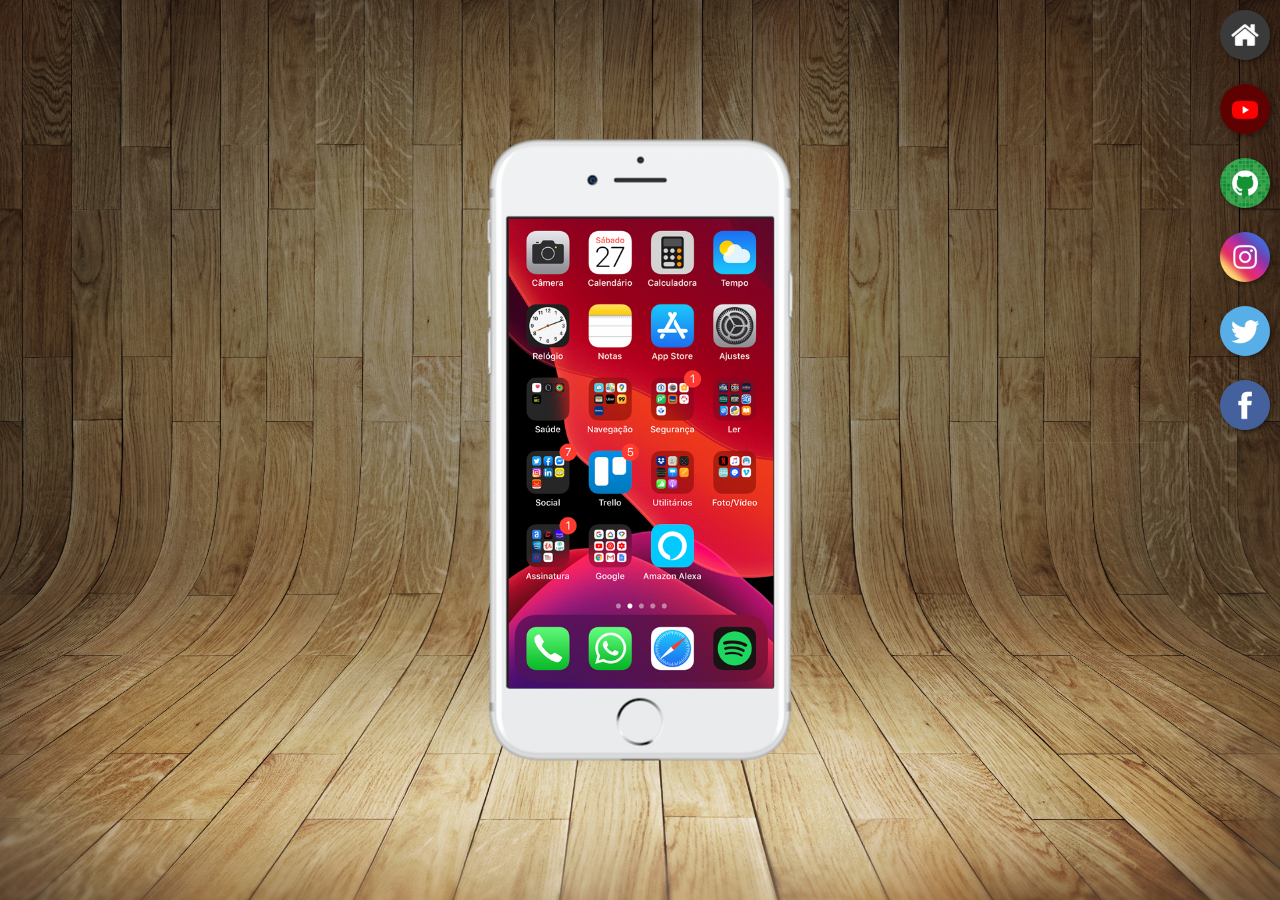
<file: index.html>
<!DOCTYPE html>
<html lang="pt-br">
<head>
    <meta charset="UTF-8">
    <meta name="viewport" content="width=device-width, initial-scale=1.0">
    <title>Projeto Redes Sociais</title>
    <link rel="shortcut icon" href="favicon.ico" type="image/x-icon">
    <link rel="stylesheet" href="estilos/style.css">
</head>
<body>
    <main>
        <section id="telefone">
            <iframe src="home.html" name="tela" id="tela" frameborder="0"></iframe>
        </section>
        <section id="redes-sociais">
            <a href="home.html" target="tela"><img src="imagens/logo-home.jpg" alt="home"></a><br>
            <a href="youtube.html" target="tela"><img src="imagens/logo-youtube.jpg" alt="Youtube"></a><br>
            <a href="github.html" target="tela"><img src="imagens/logo-github.jpg" alt="github"></a><br>
            <a href="instagram.html" target="tela"><img src="imagens/logo-instagram.jpg" alt="instagram"></a><br>
            <a href="twitter.html" target="tela"><img src="imagens/logo-twitter.jpg" alt="Twitter"></a><br>
            <a href="facebook.html" target="tela"><img src="imagens/logo-facebook.jpg" alt="Facebook"></a><br>
        </section>
    </main>
</body>
</html>
</file>
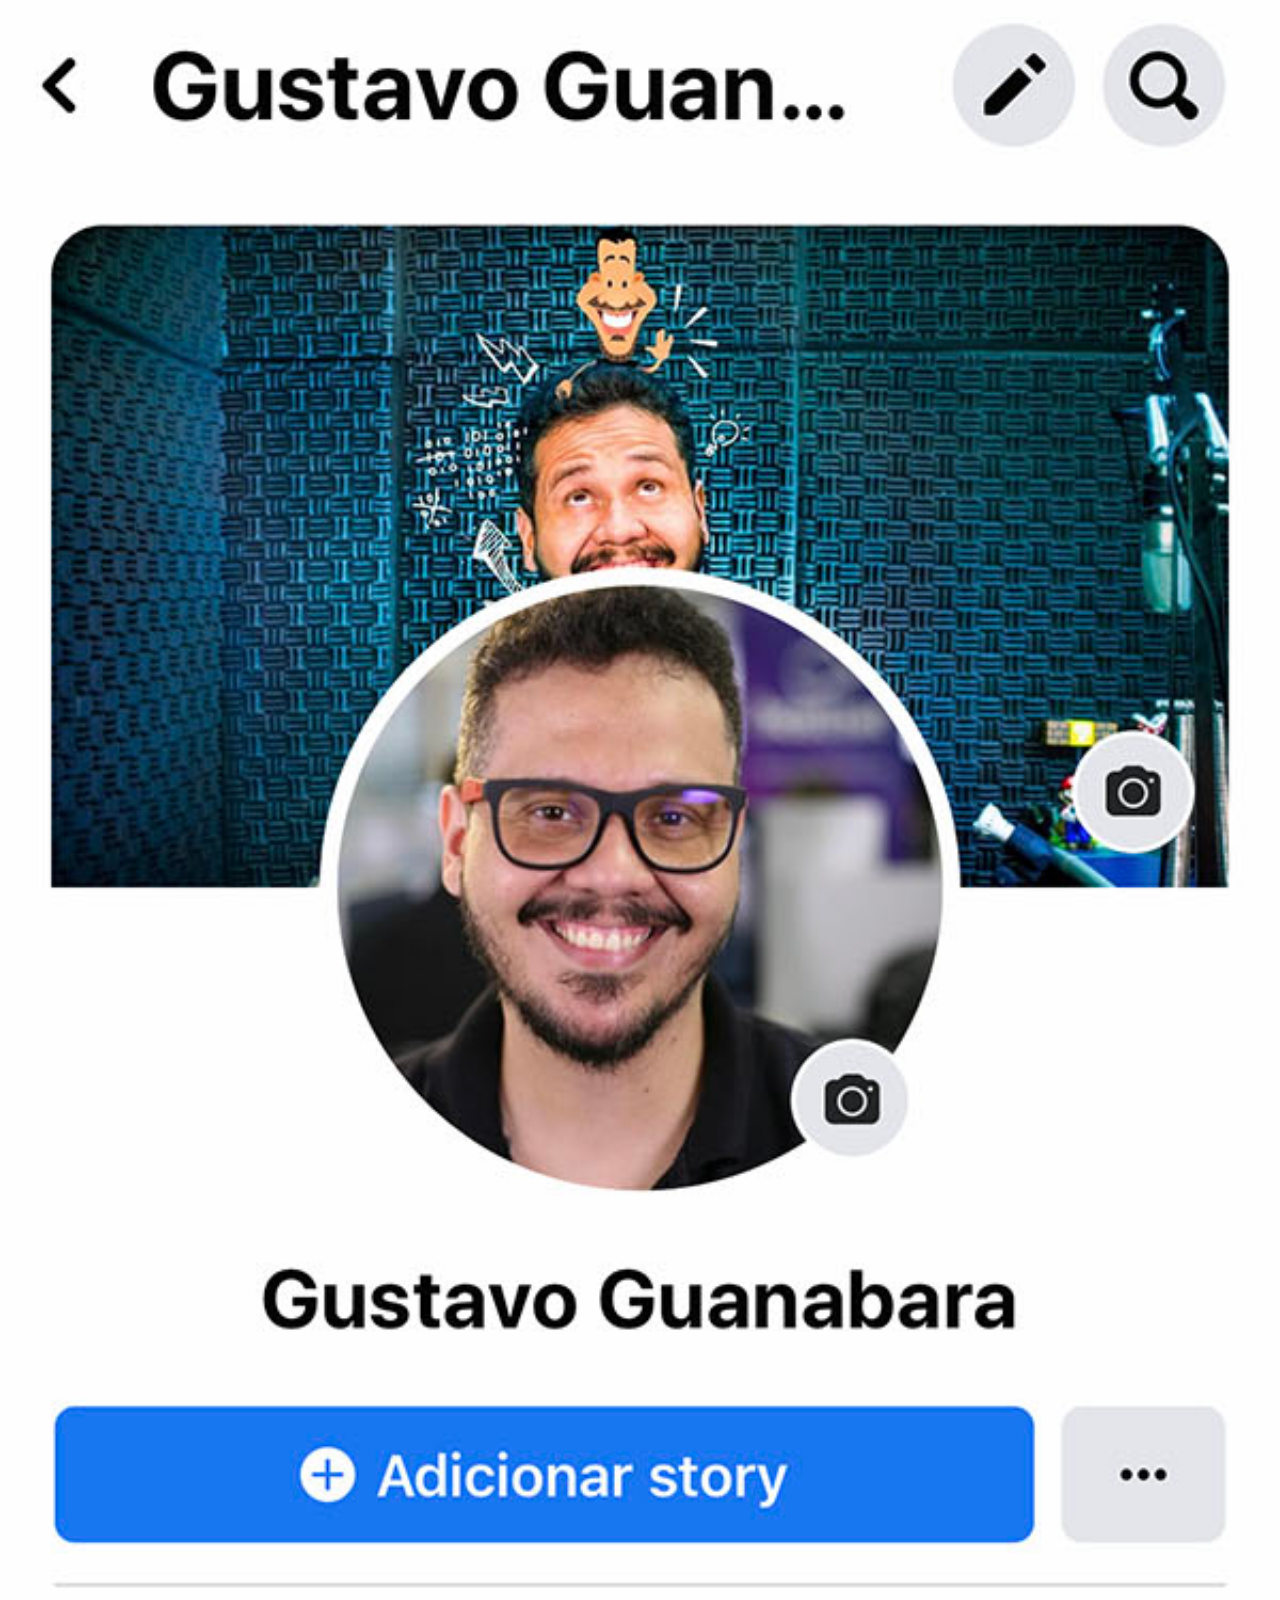
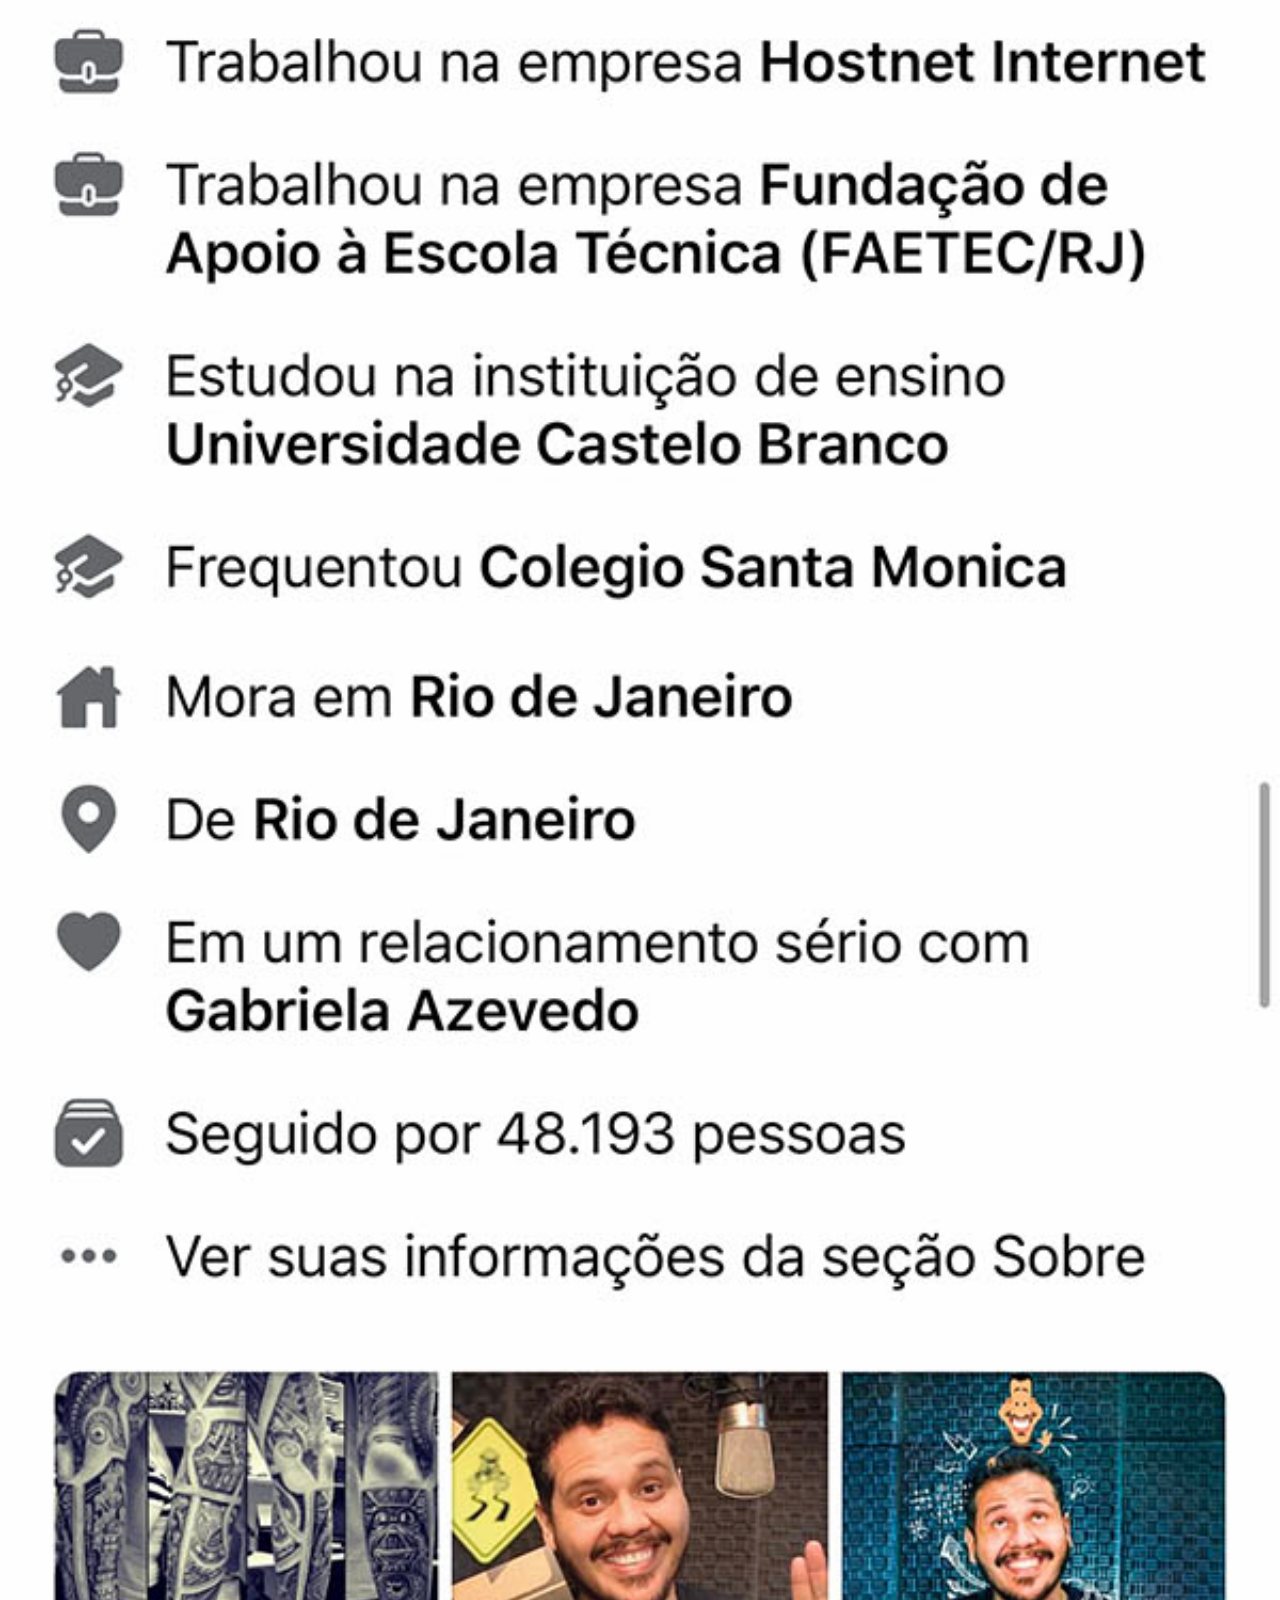
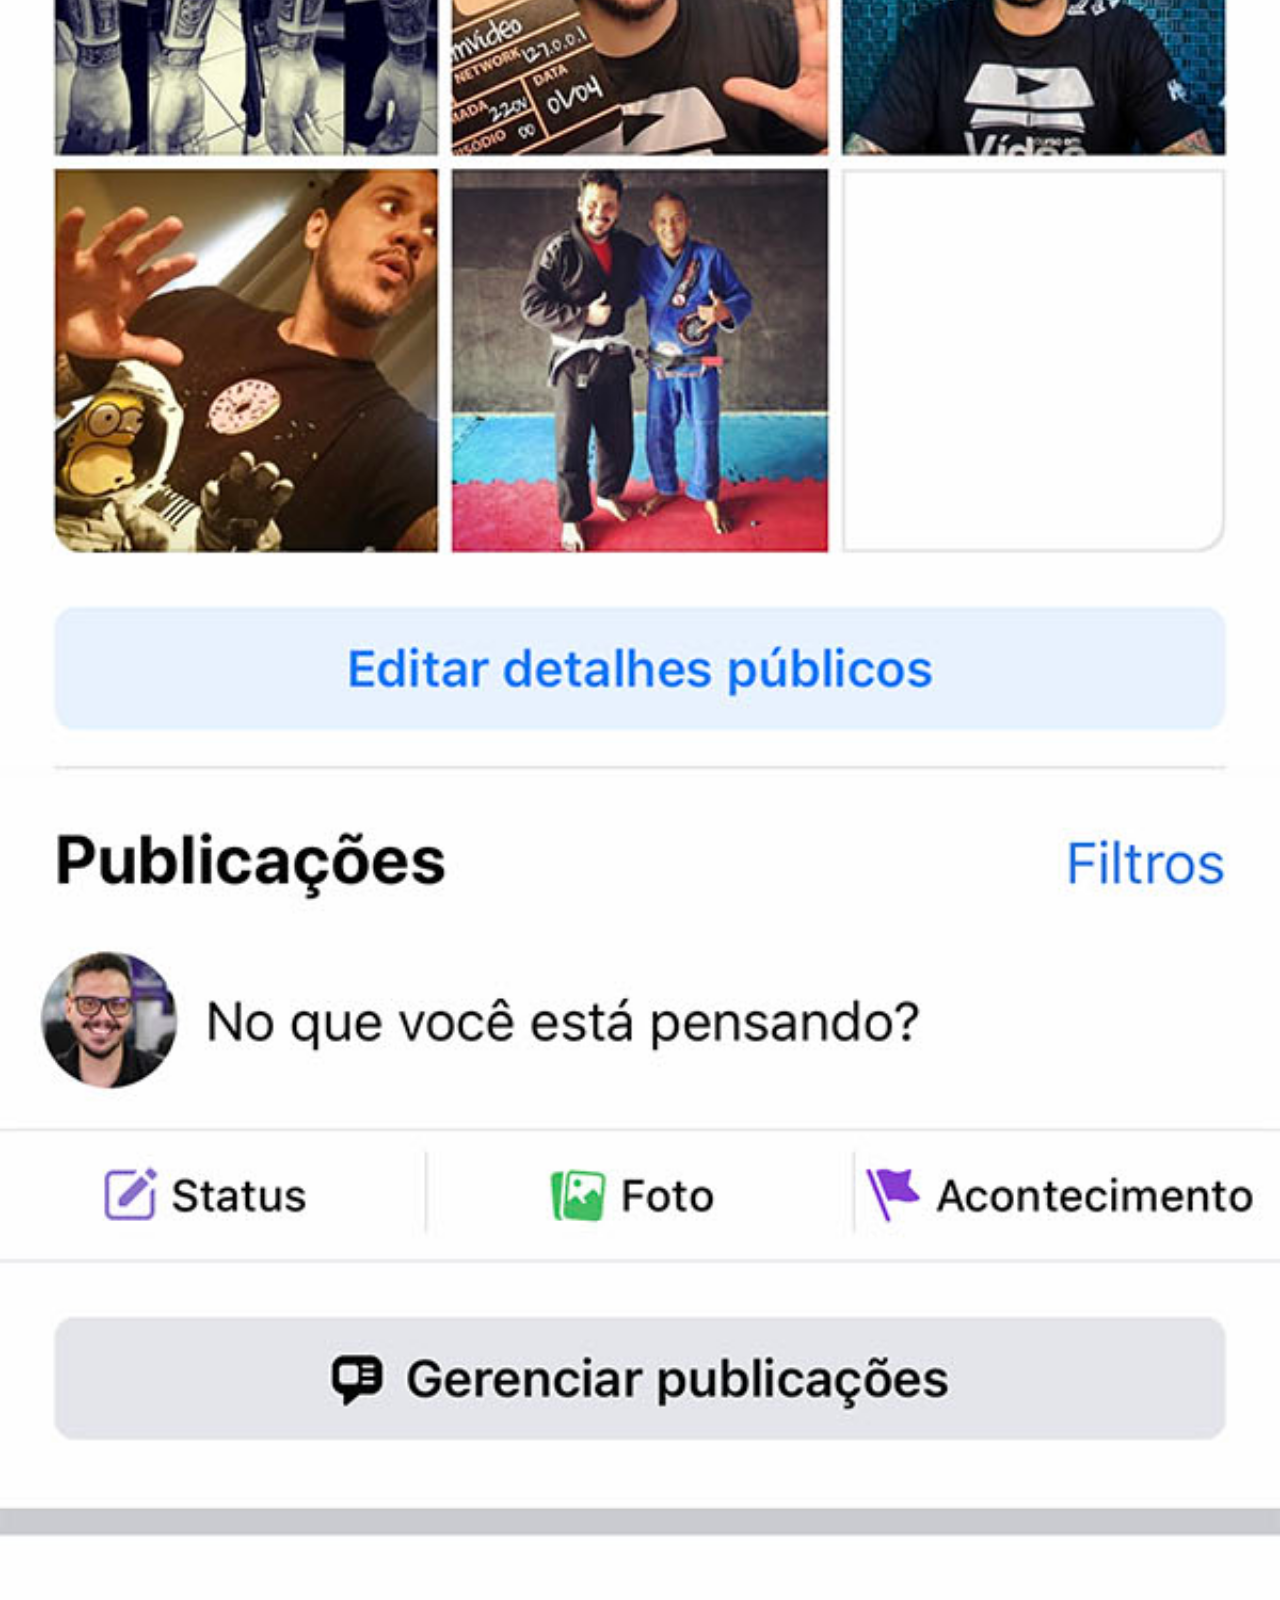
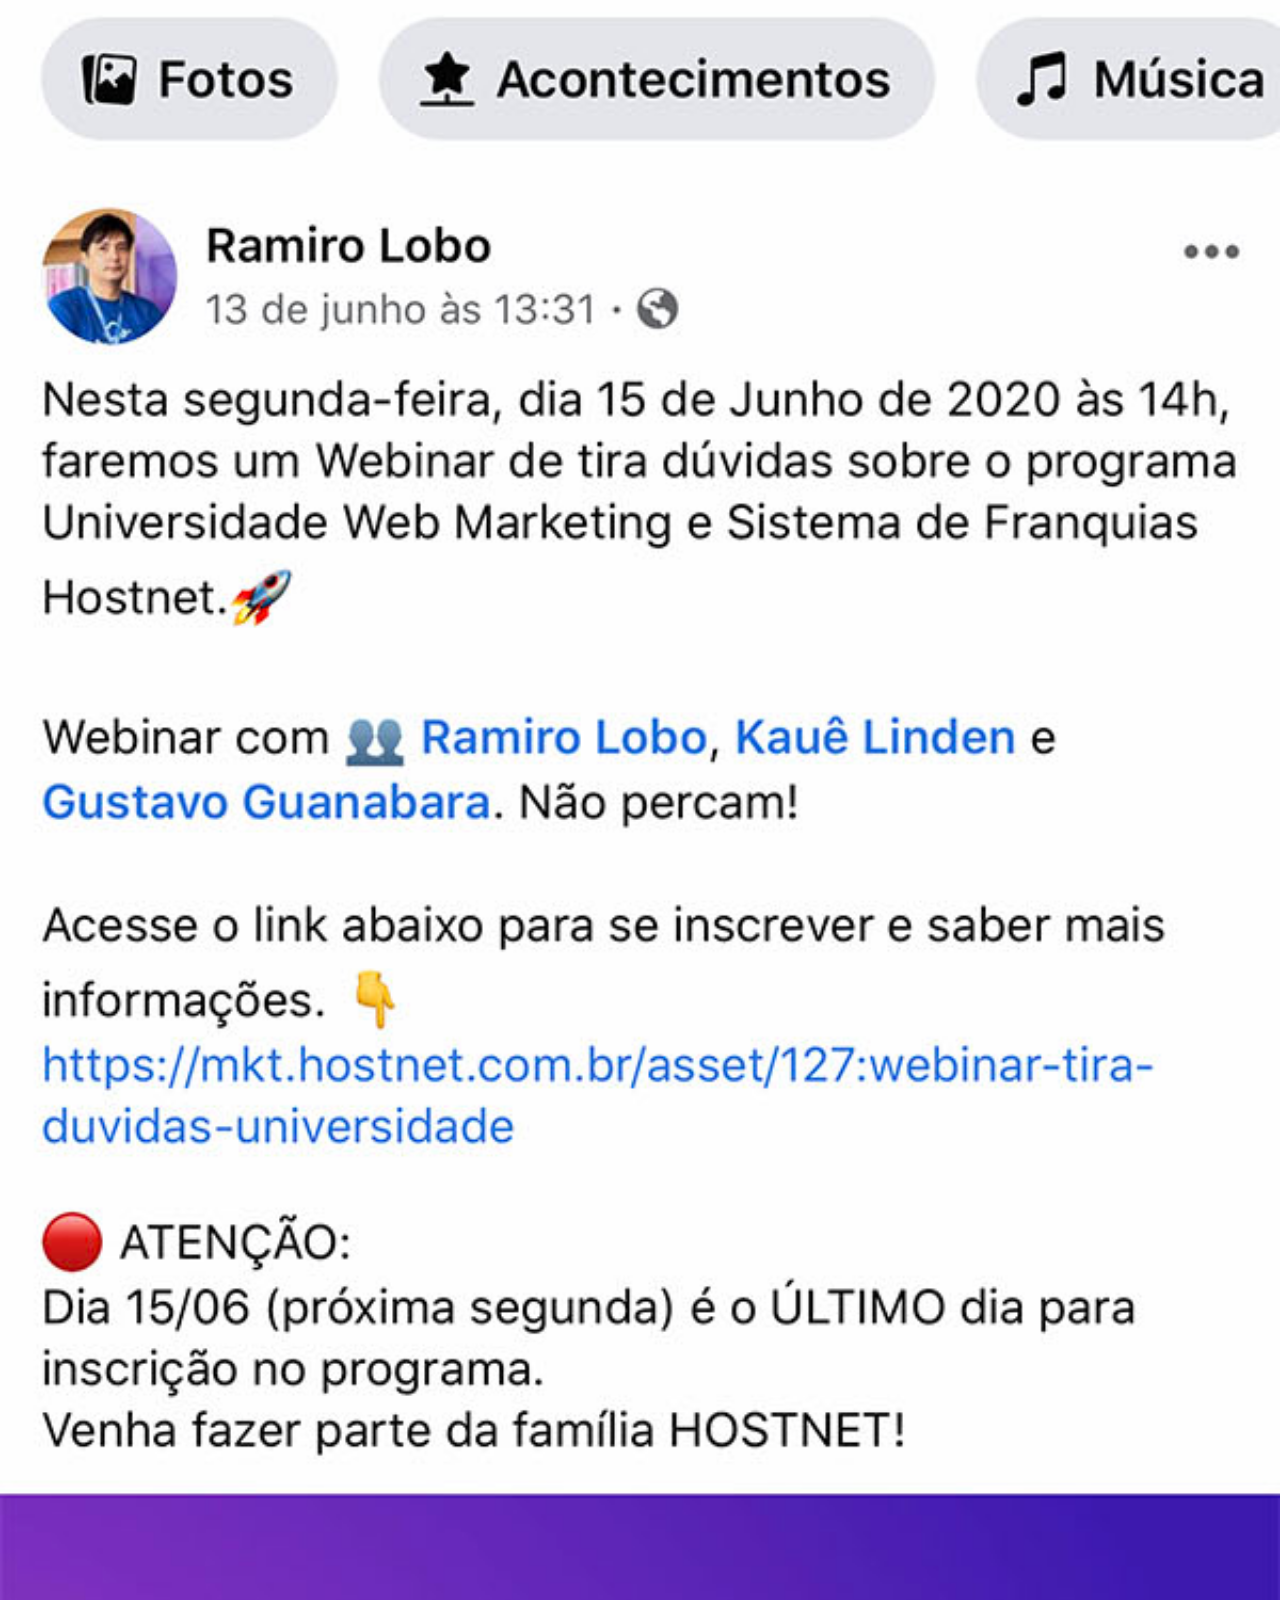
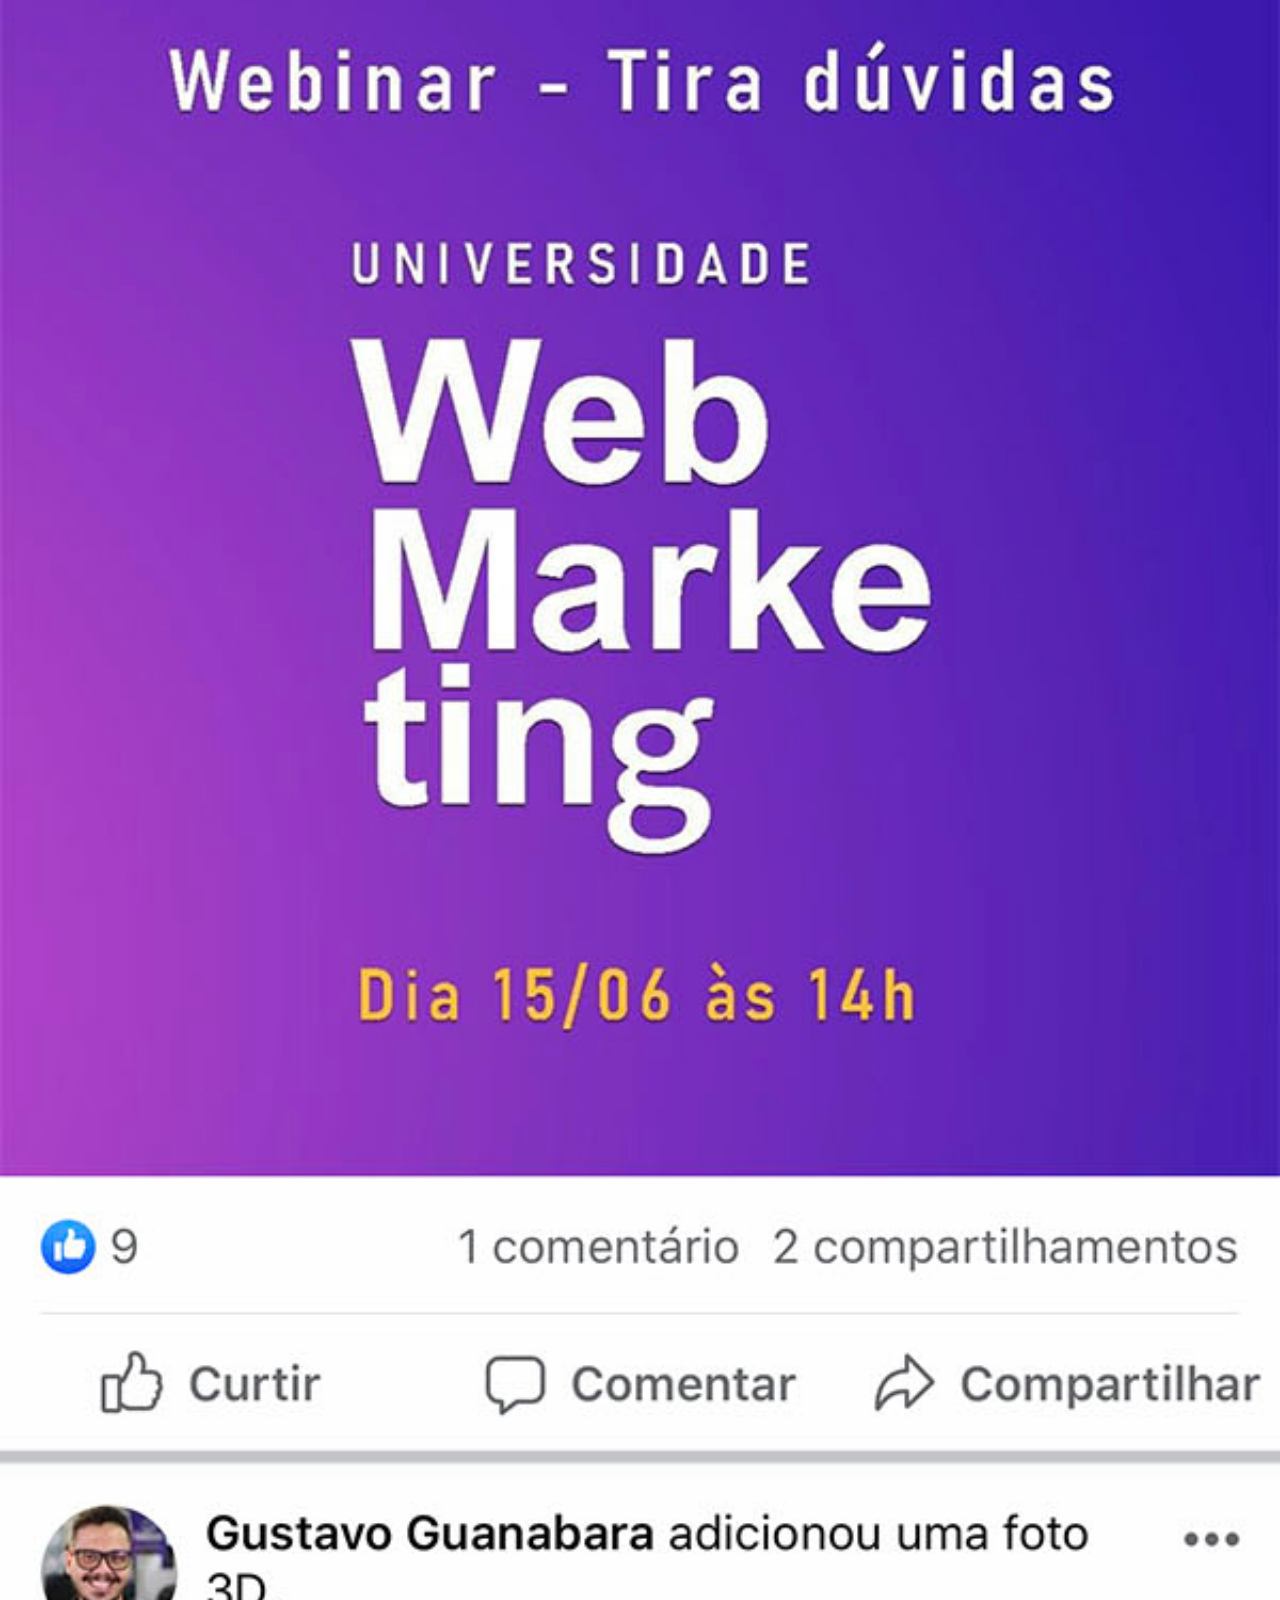
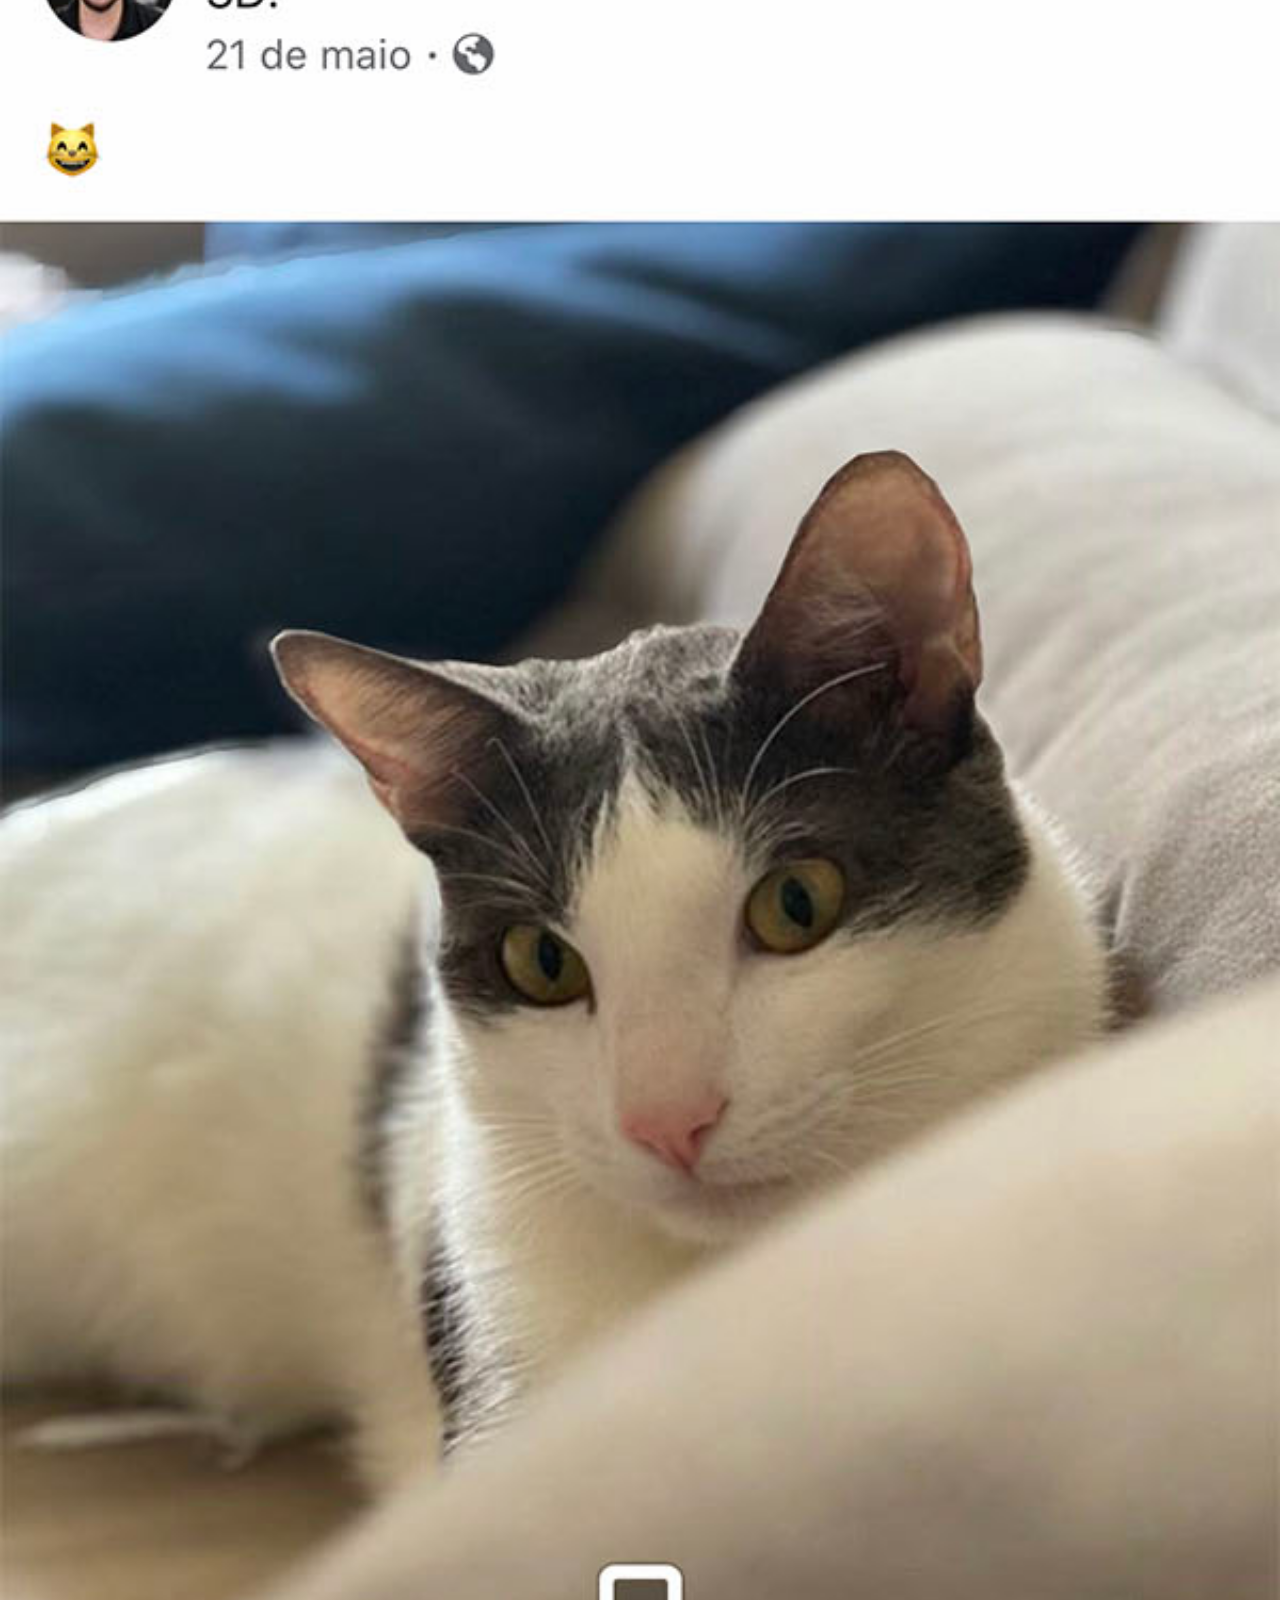
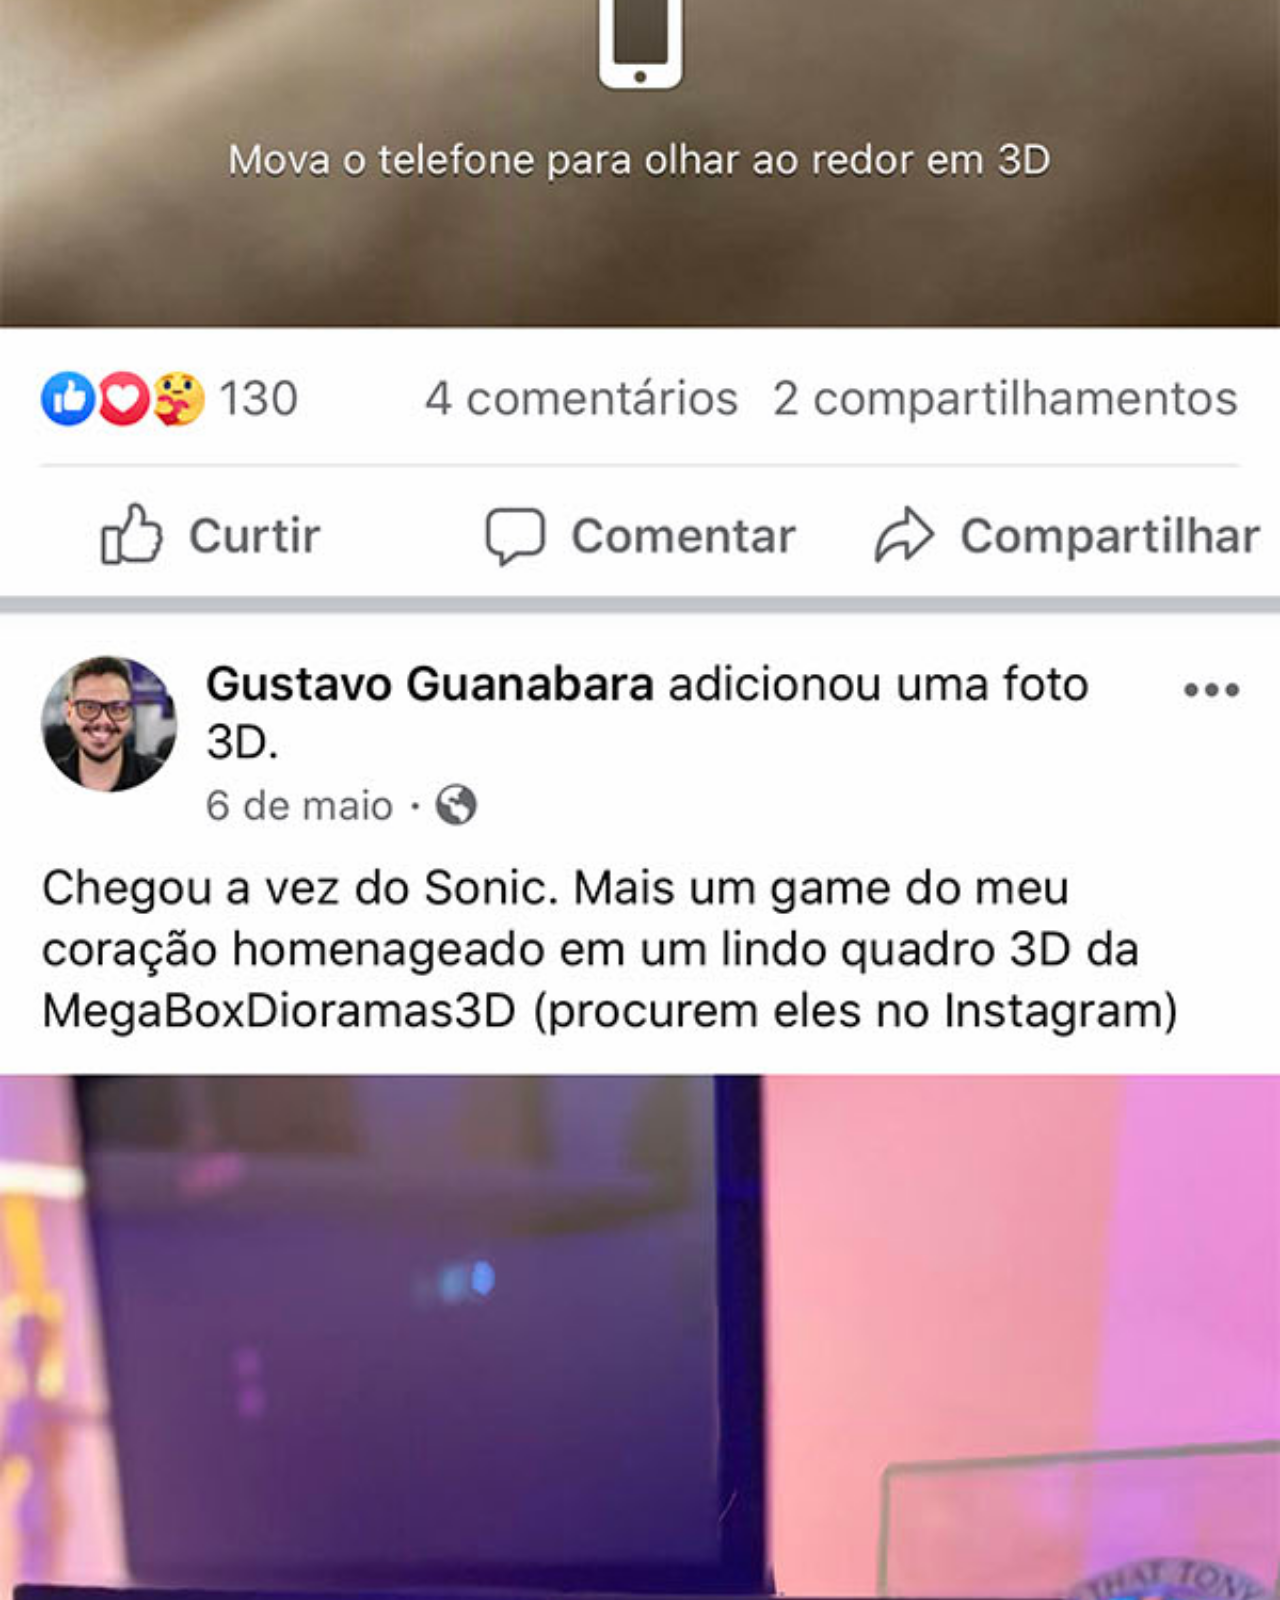
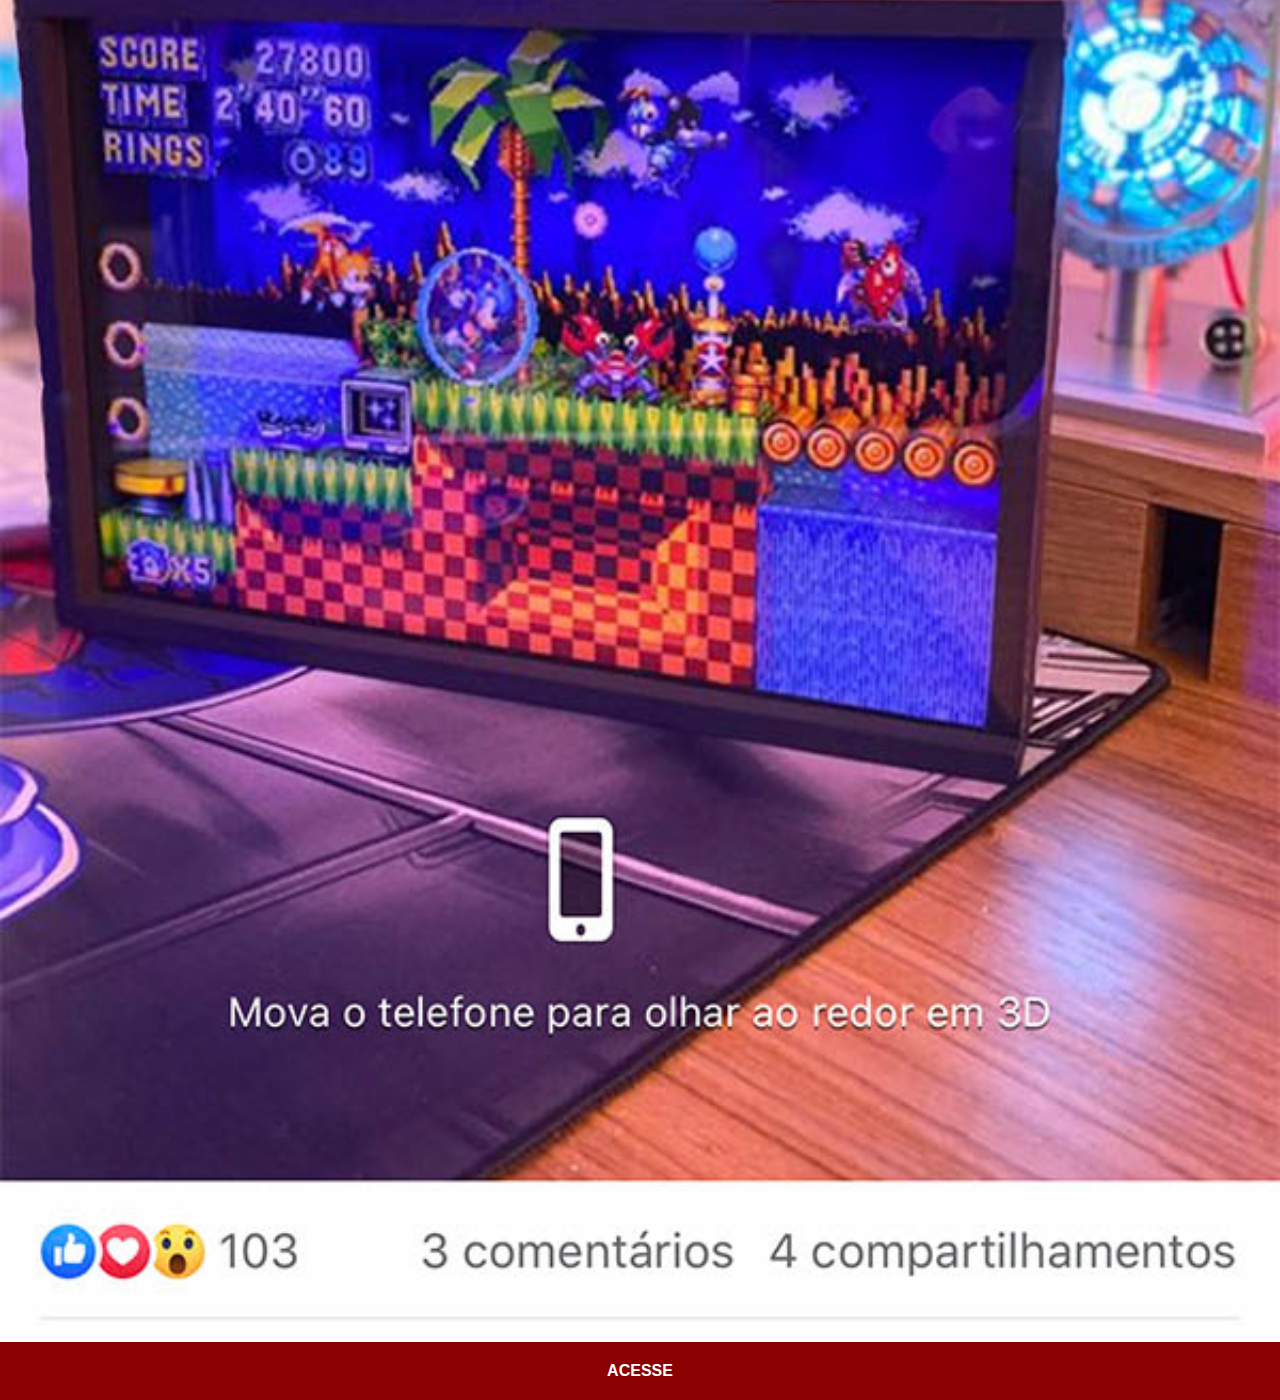
<file: facebook.html>
<!DOCTYPE html>
<html lang="pt-br">
<head>
    <meta charset="UTF-8">
    <meta name="viewport" content="width=device-width, initial-scale=1.0">
    <title>Facebook</title>
    <link rel="stylesheet" href="estilos/social.css">
</head>
<body>
    <img src="imagens/tela-facebook.jpg" alt="Youtube">
    <a href="https://web.facebook.com/gustavoguanabara/?locale=pt_BR&_rdc=1&_rdr" target="_blank">ACESSE</a>
</body>
</html>
</file>
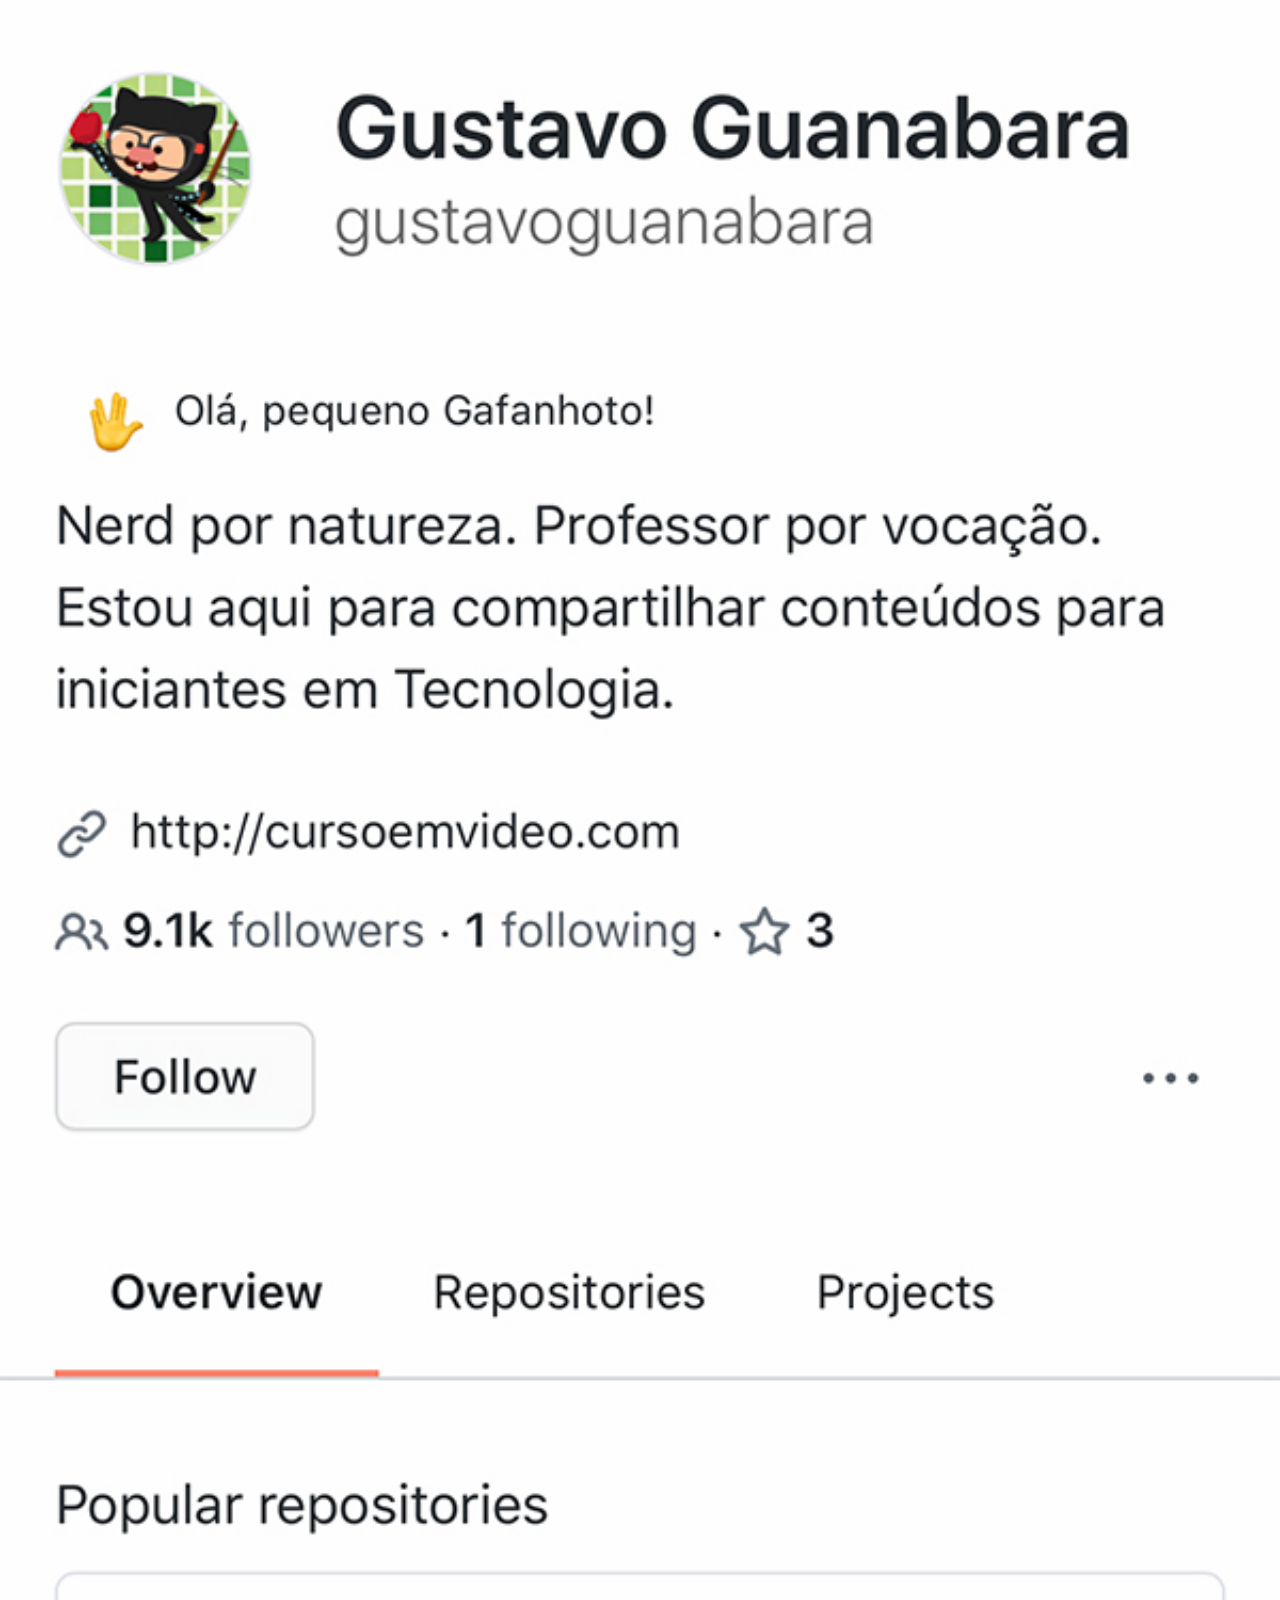
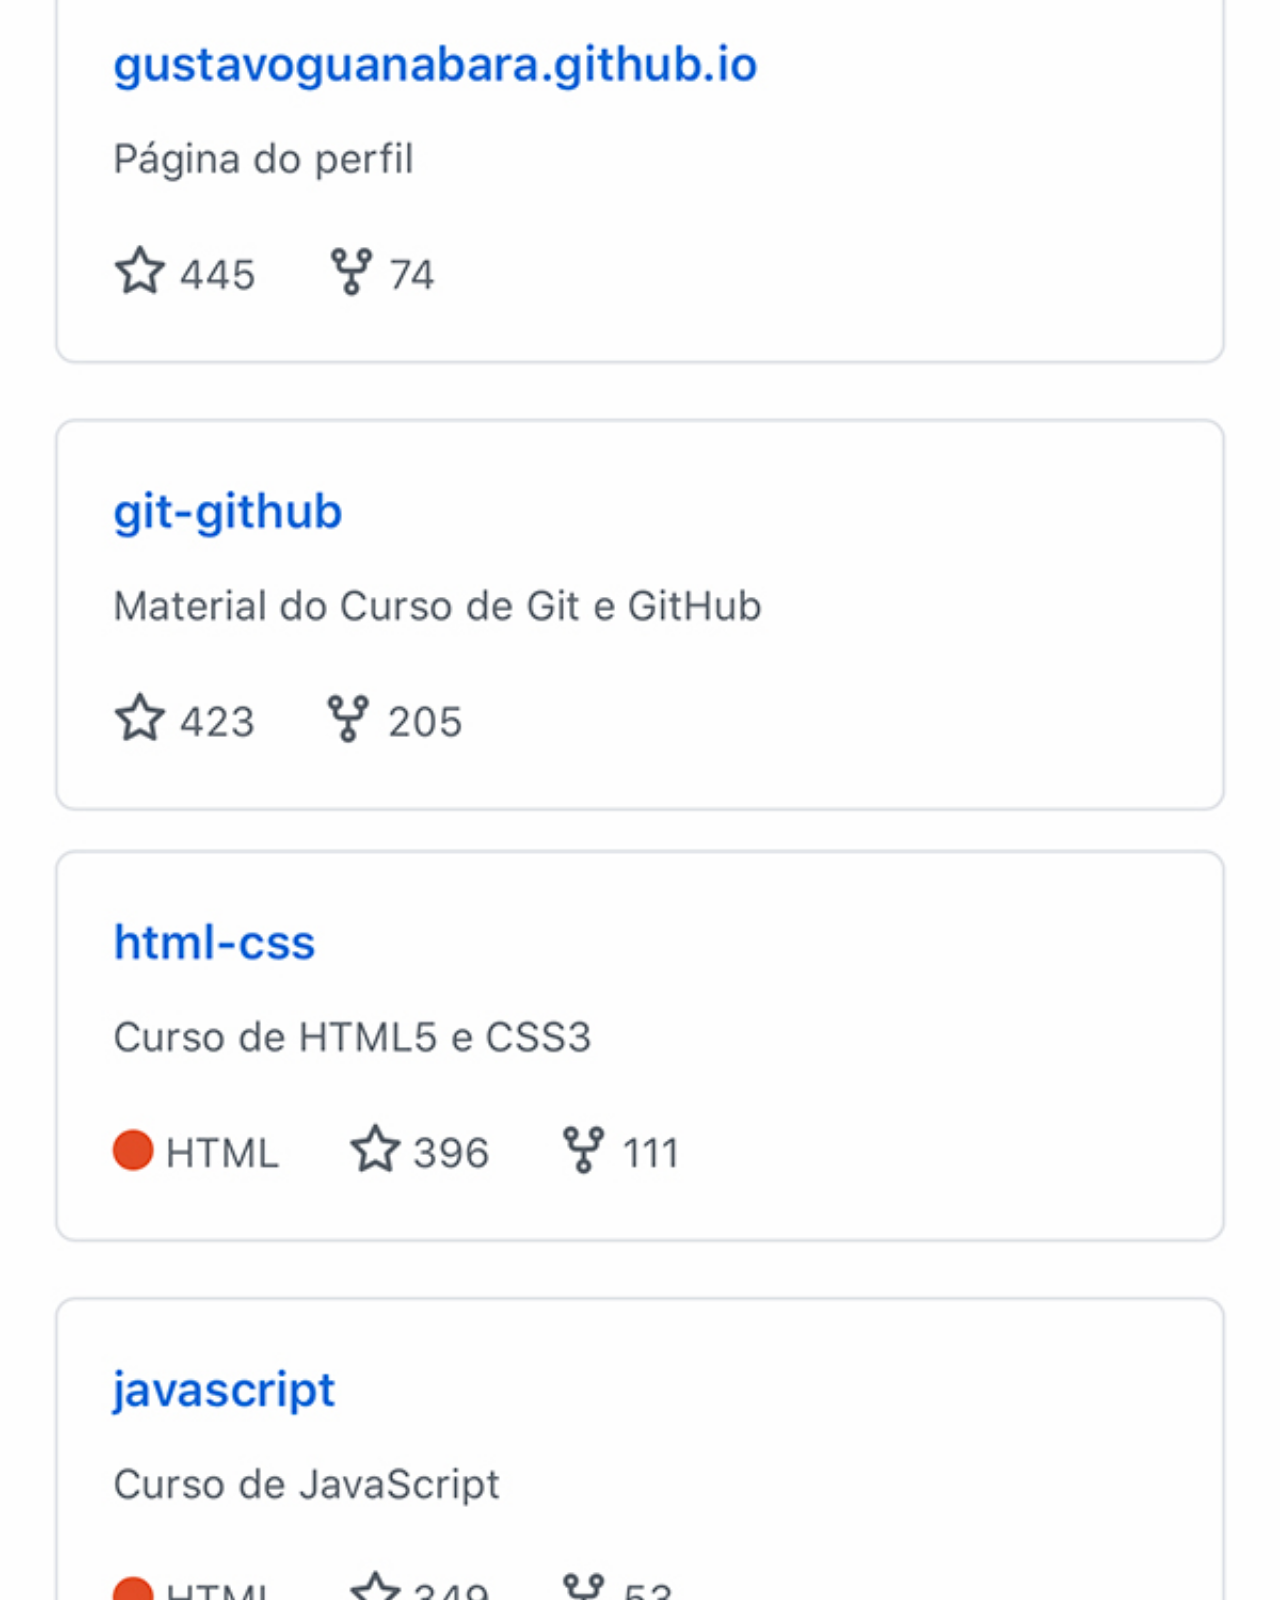
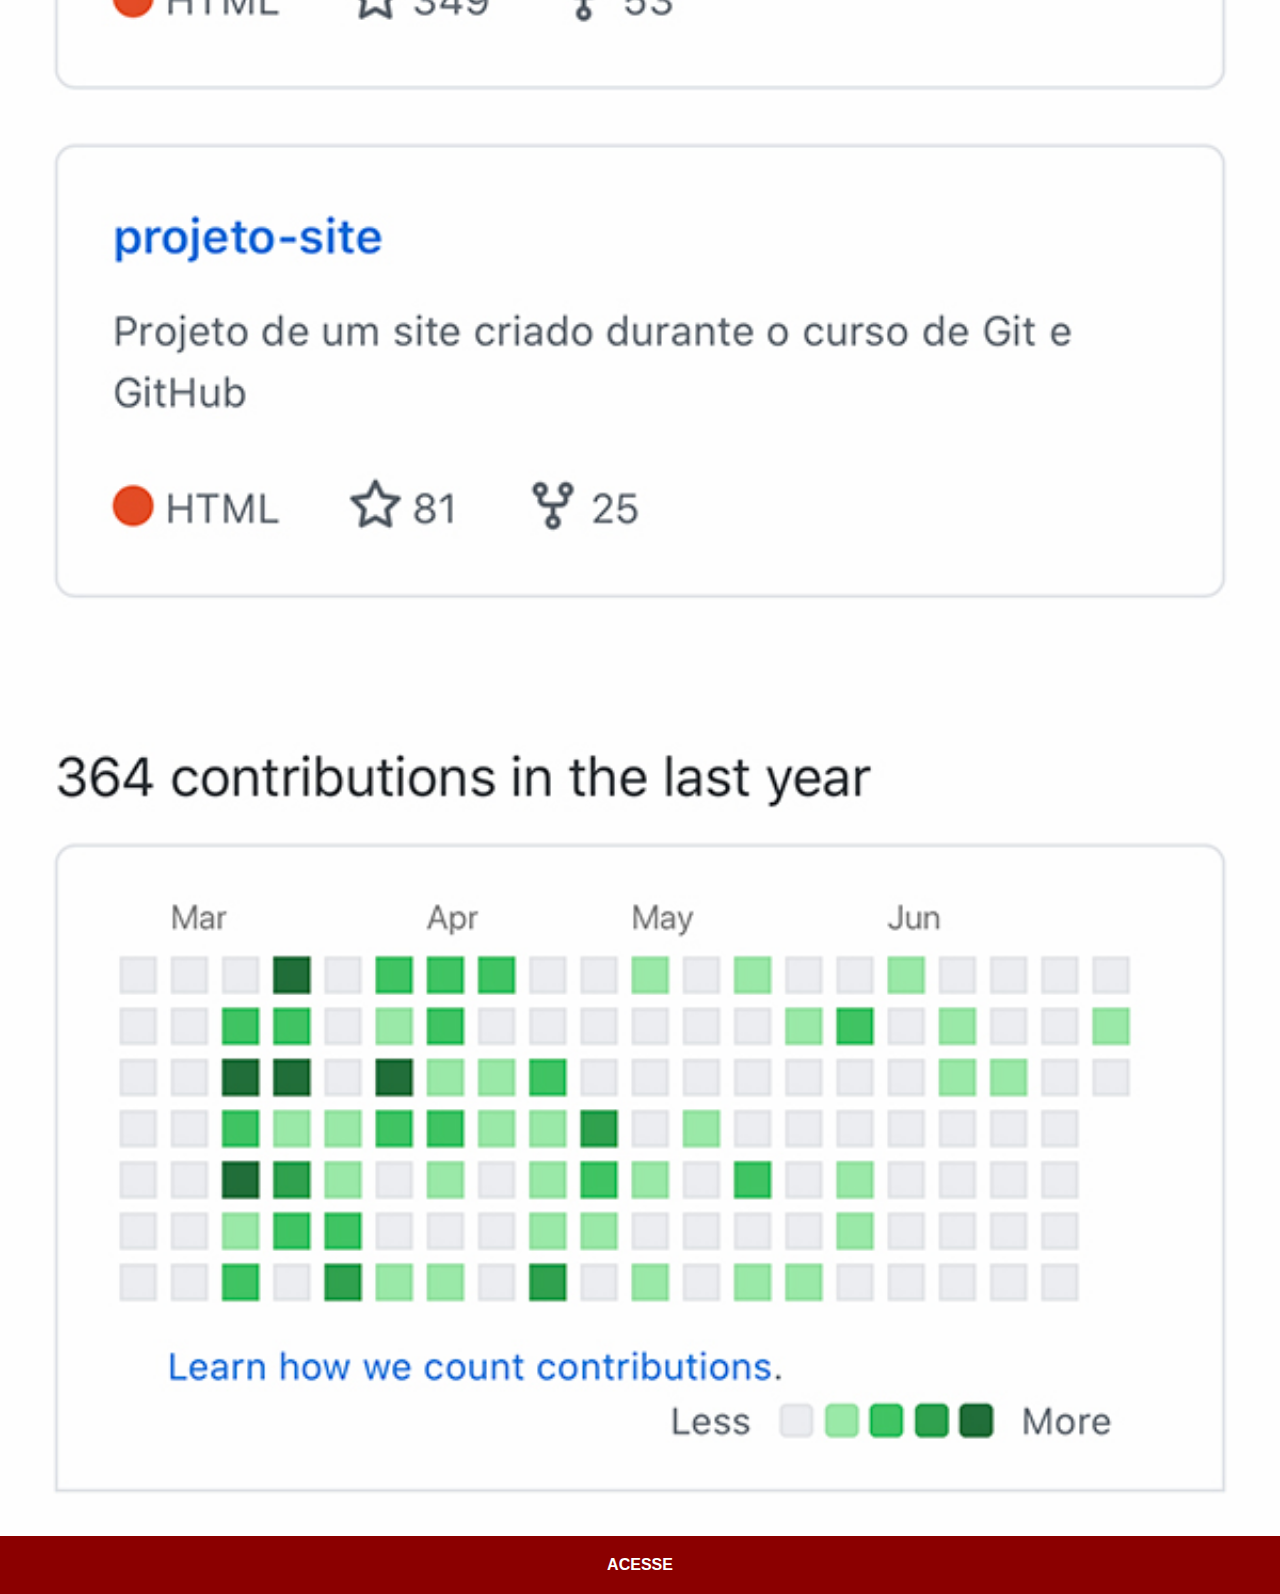
<file: github.html>
<!DOCTYPE html>
<html lang="pt-br">
<head>
    <meta charset="UTF-8">
    <meta name="viewport" content="width=device-width, initial-scale=1.0">
    <title>GitHub</title>
    <link rel="stylesheet" href="estilos/social.css">
</head>
<body>
    <img src="imagens/tela-github.jpg" alt="Youtube">
    <a href="https://github.com/gustavoguanabara" target="_blank">ACESSE</a>
</body>
</html>
</file>
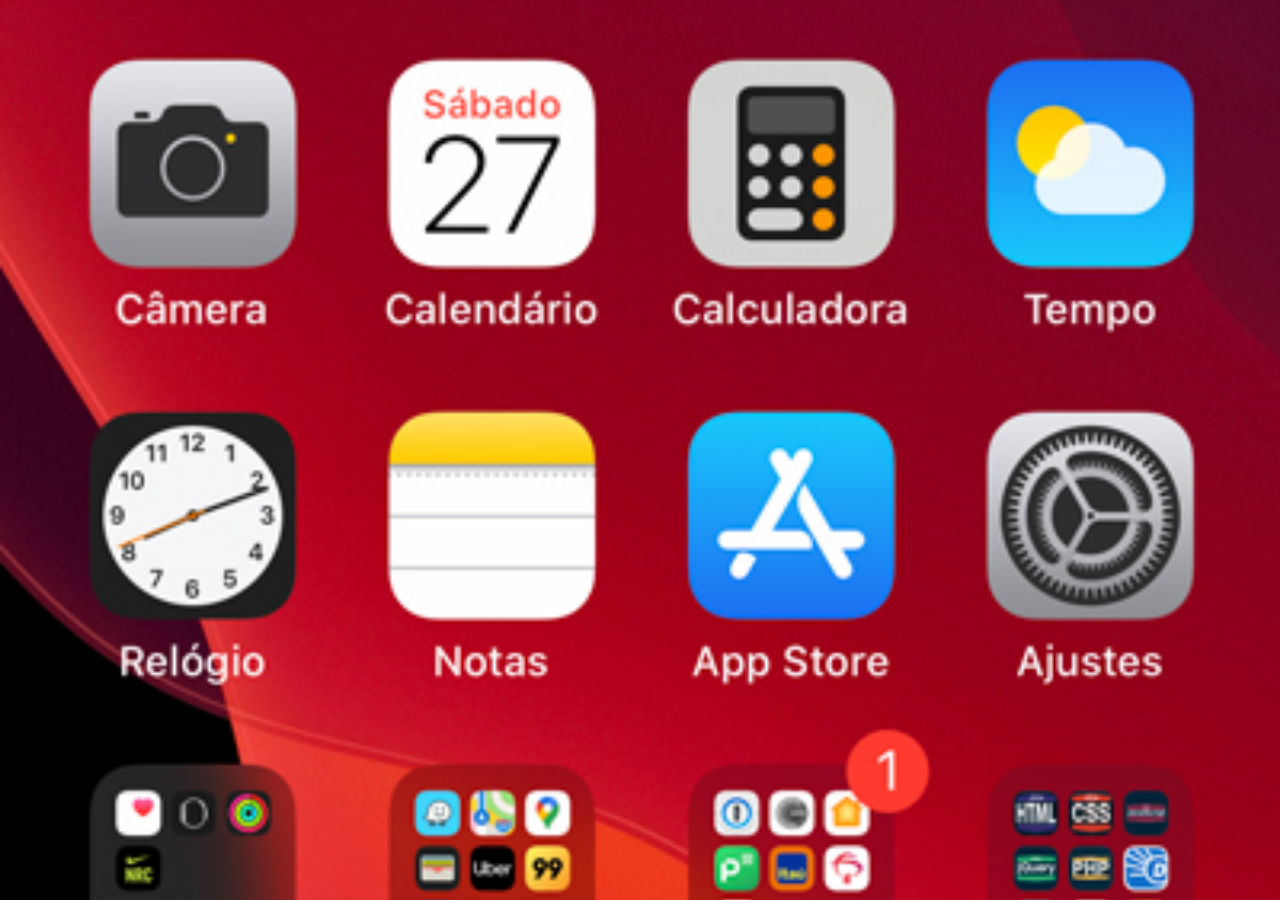
<file: home.html>
<!DOCTYPE html>
<html lang="pt-br">
<head>
    <meta charset="UTF-8">
    <meta name="viewport" content="width=device-width, initial-scale=1.0">
    <title>home</title>
    <style>
        *{
            margin: 0px;
            padding: 0px;
        }

        body{
            height: 100vh;
            width: 100vw;
            background: black url(imagens/tela-home.jpg) no-repeat top center;
            background-size: cover;
        }
    </style>
</head>
<body>

</body>
</html>
</file>
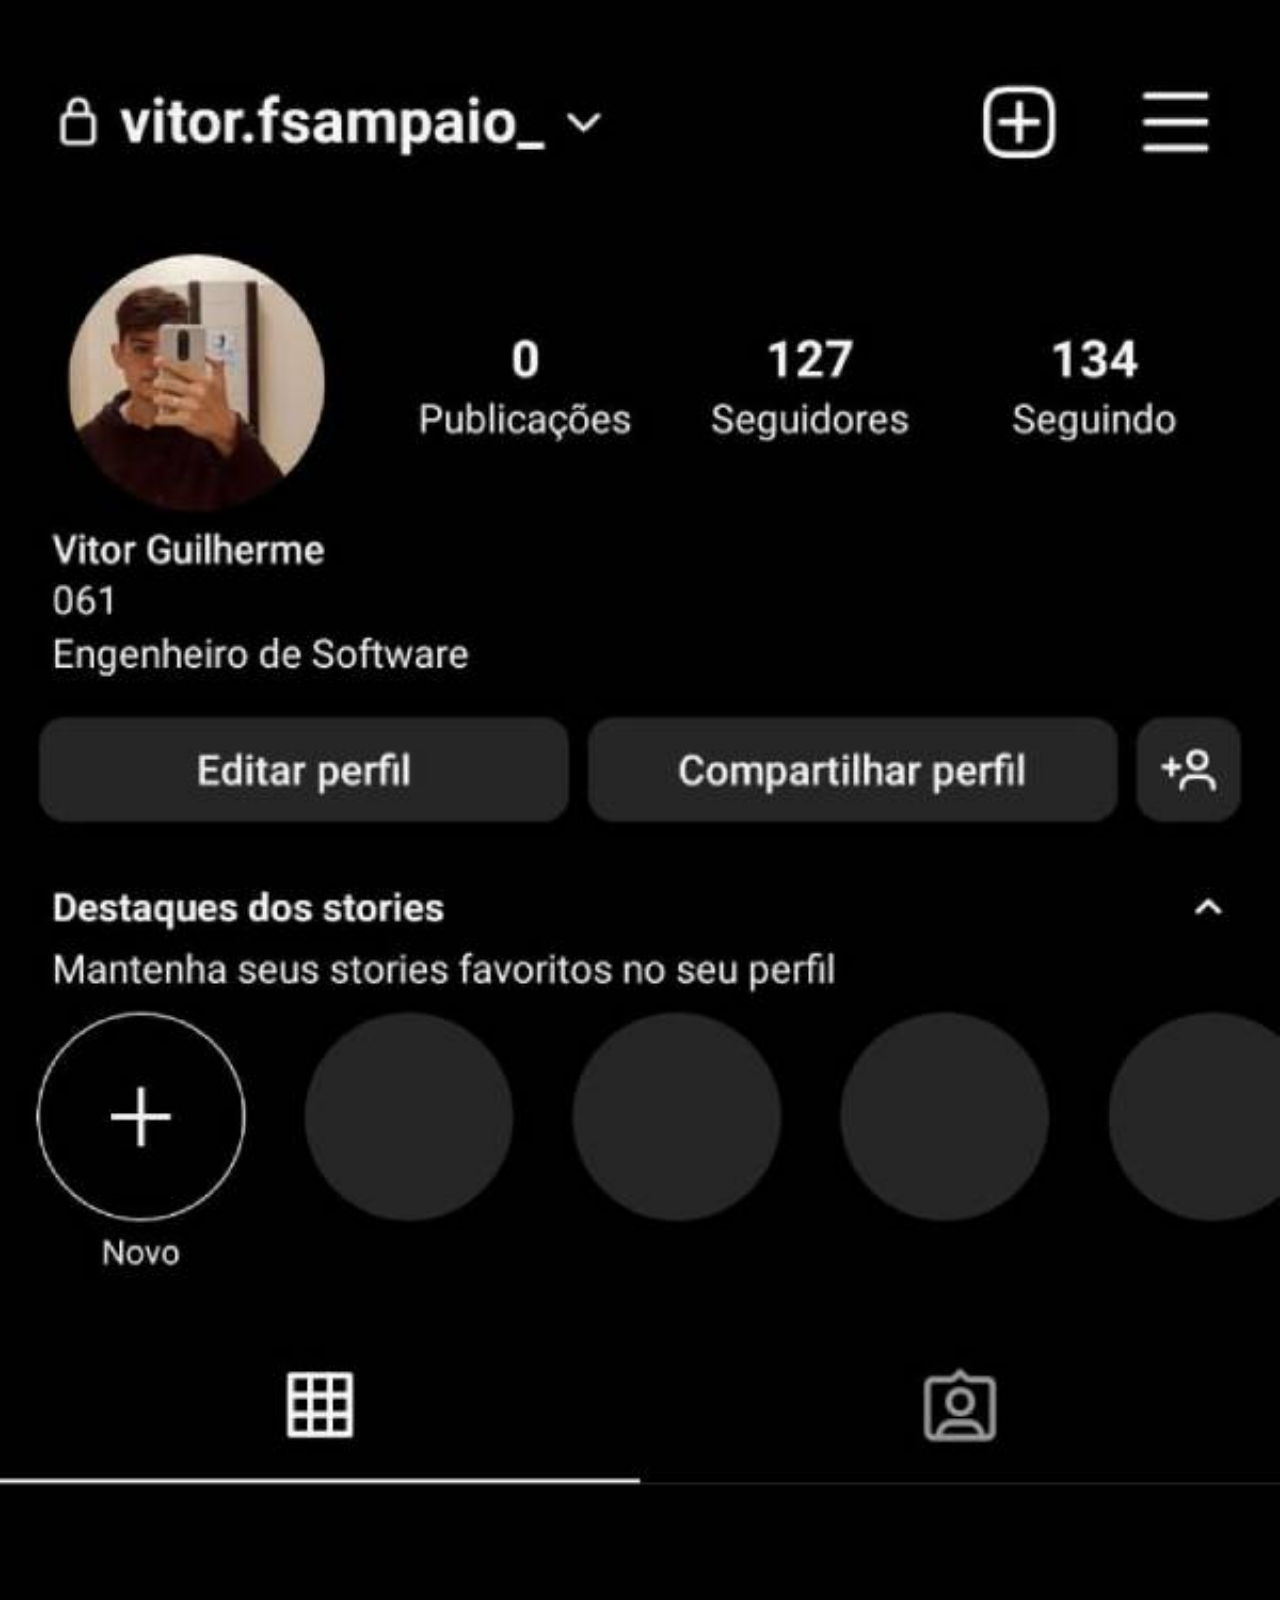
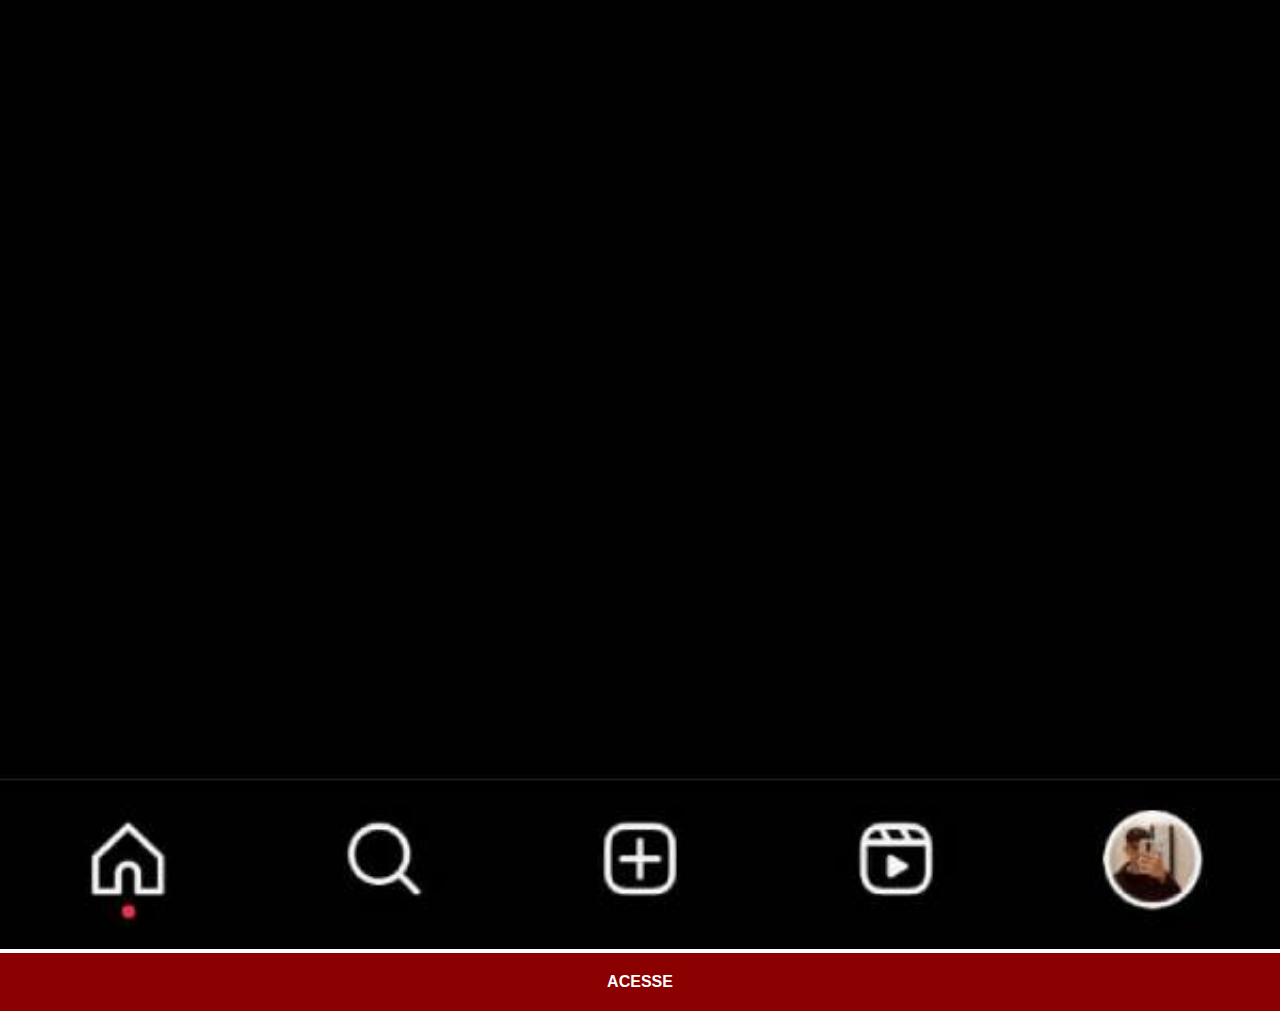
<file: instagram.html>
<!DOCTYPE html>
<html lang="pt-br">
<head>
    <meta charset="UTF-8">
    <meta name="viewport" content="width=device-width, initial-scale=1.0">
    <title>Instagram</title>
    <link rel="stylesheet" href="estilos/social.css">
</head>
<body>
    <img src="imagens/teste-instagram.jpg" alt="Youtube">
    <a href="https://www.instagram.com/vitor.fsampaio_/" target="_blank">ACESSE</a>
</body>
</html>
</file>
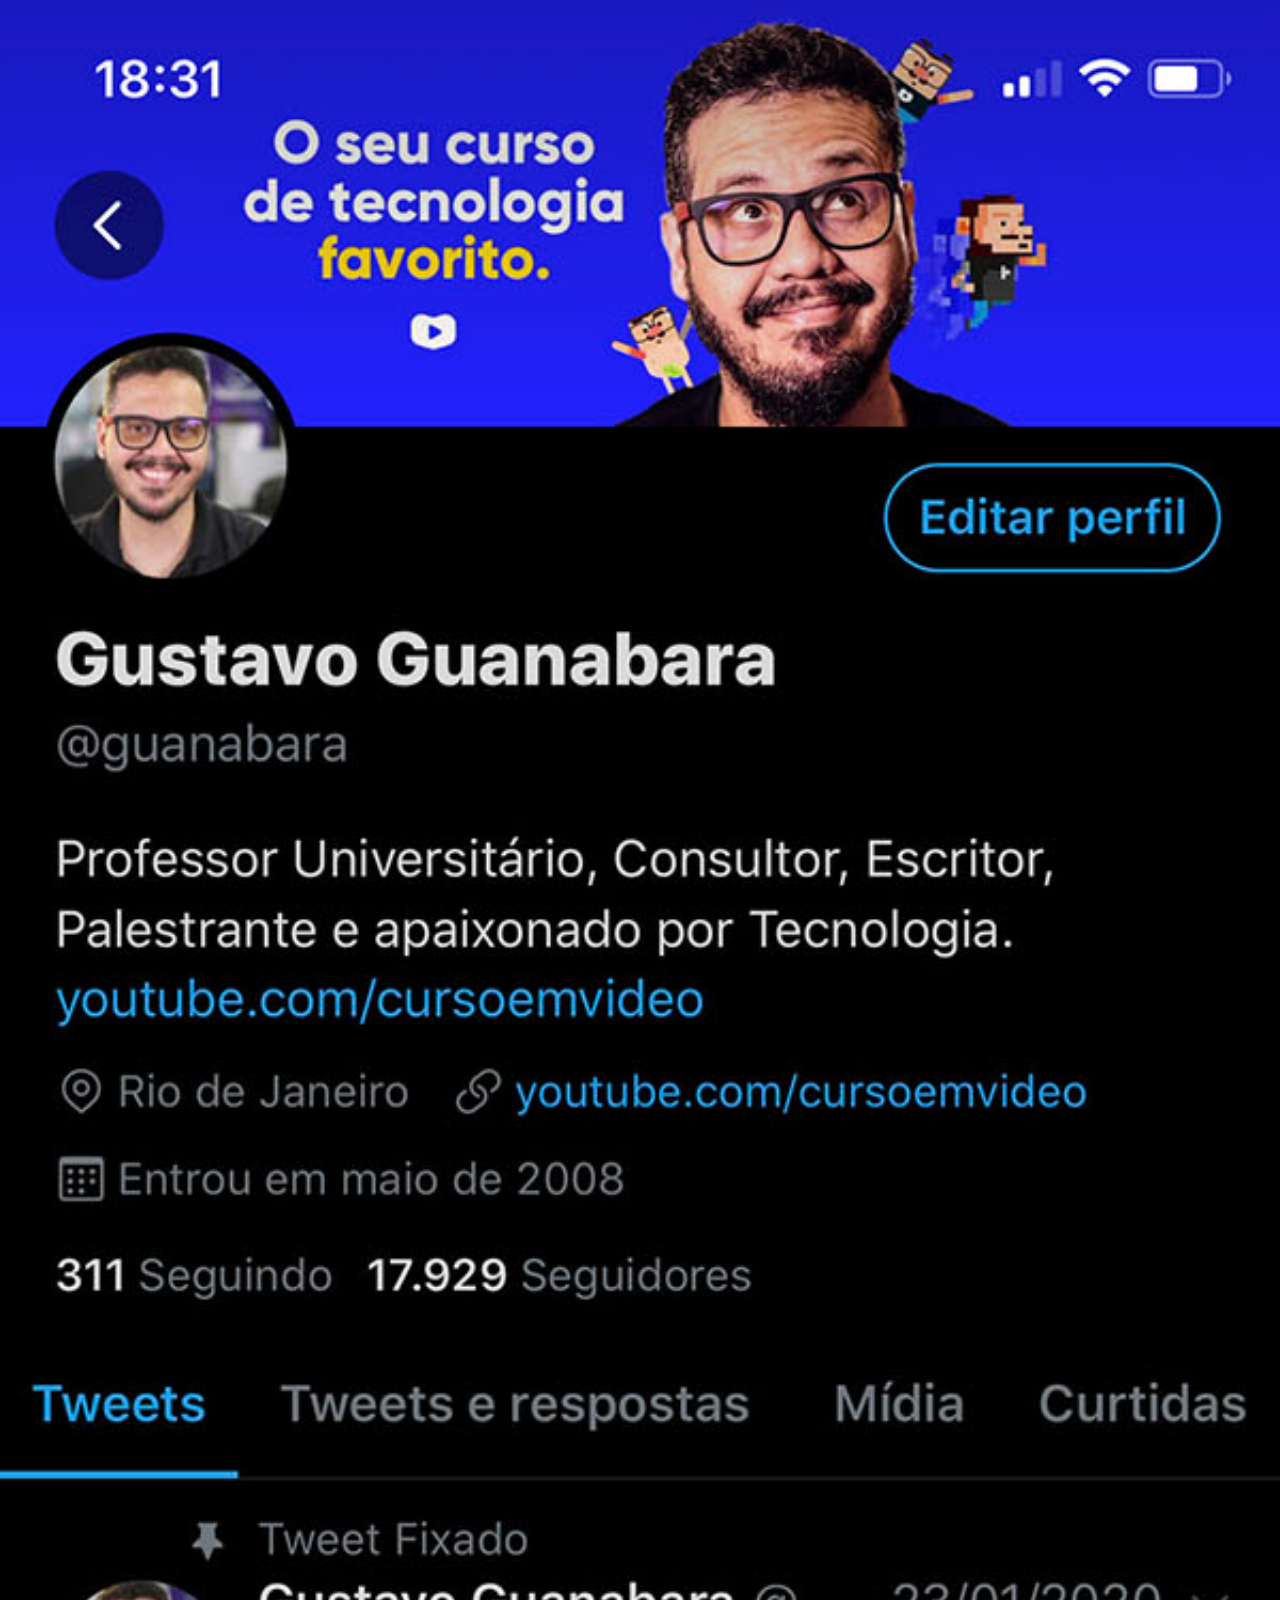
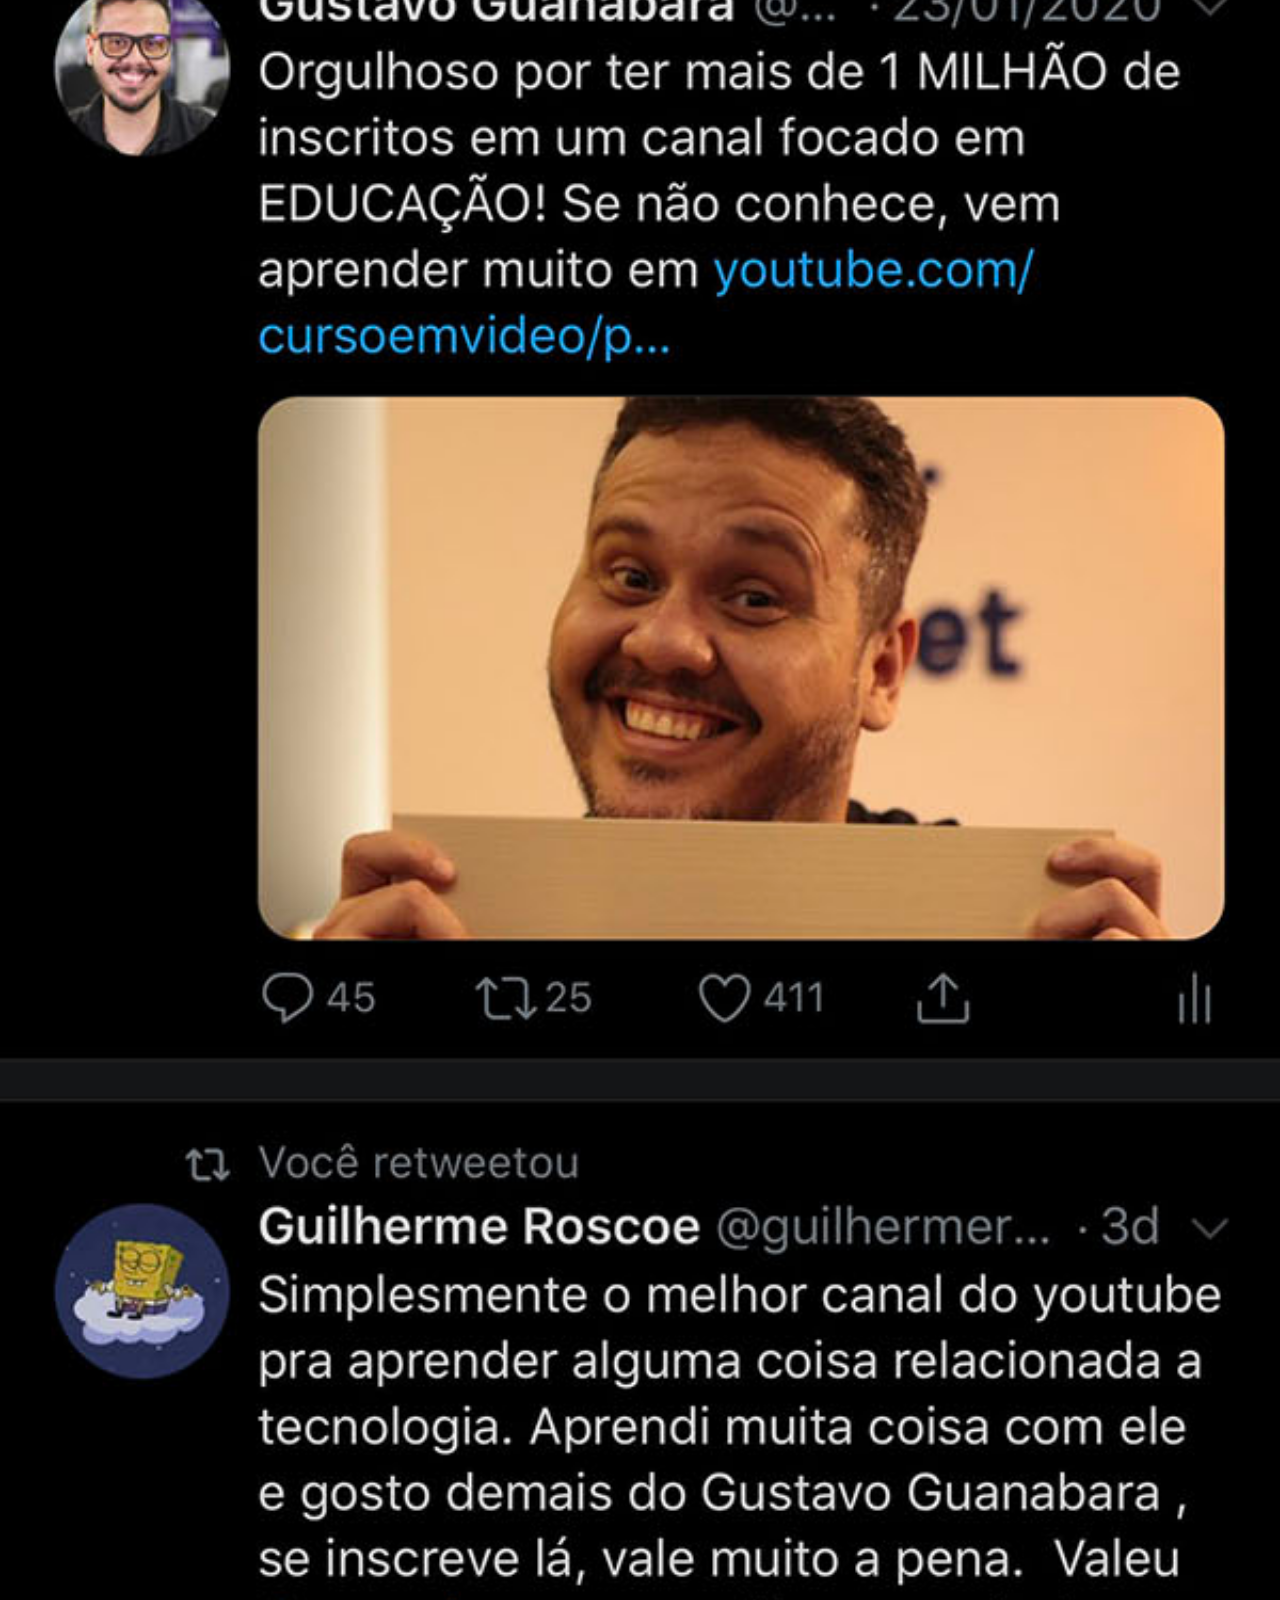
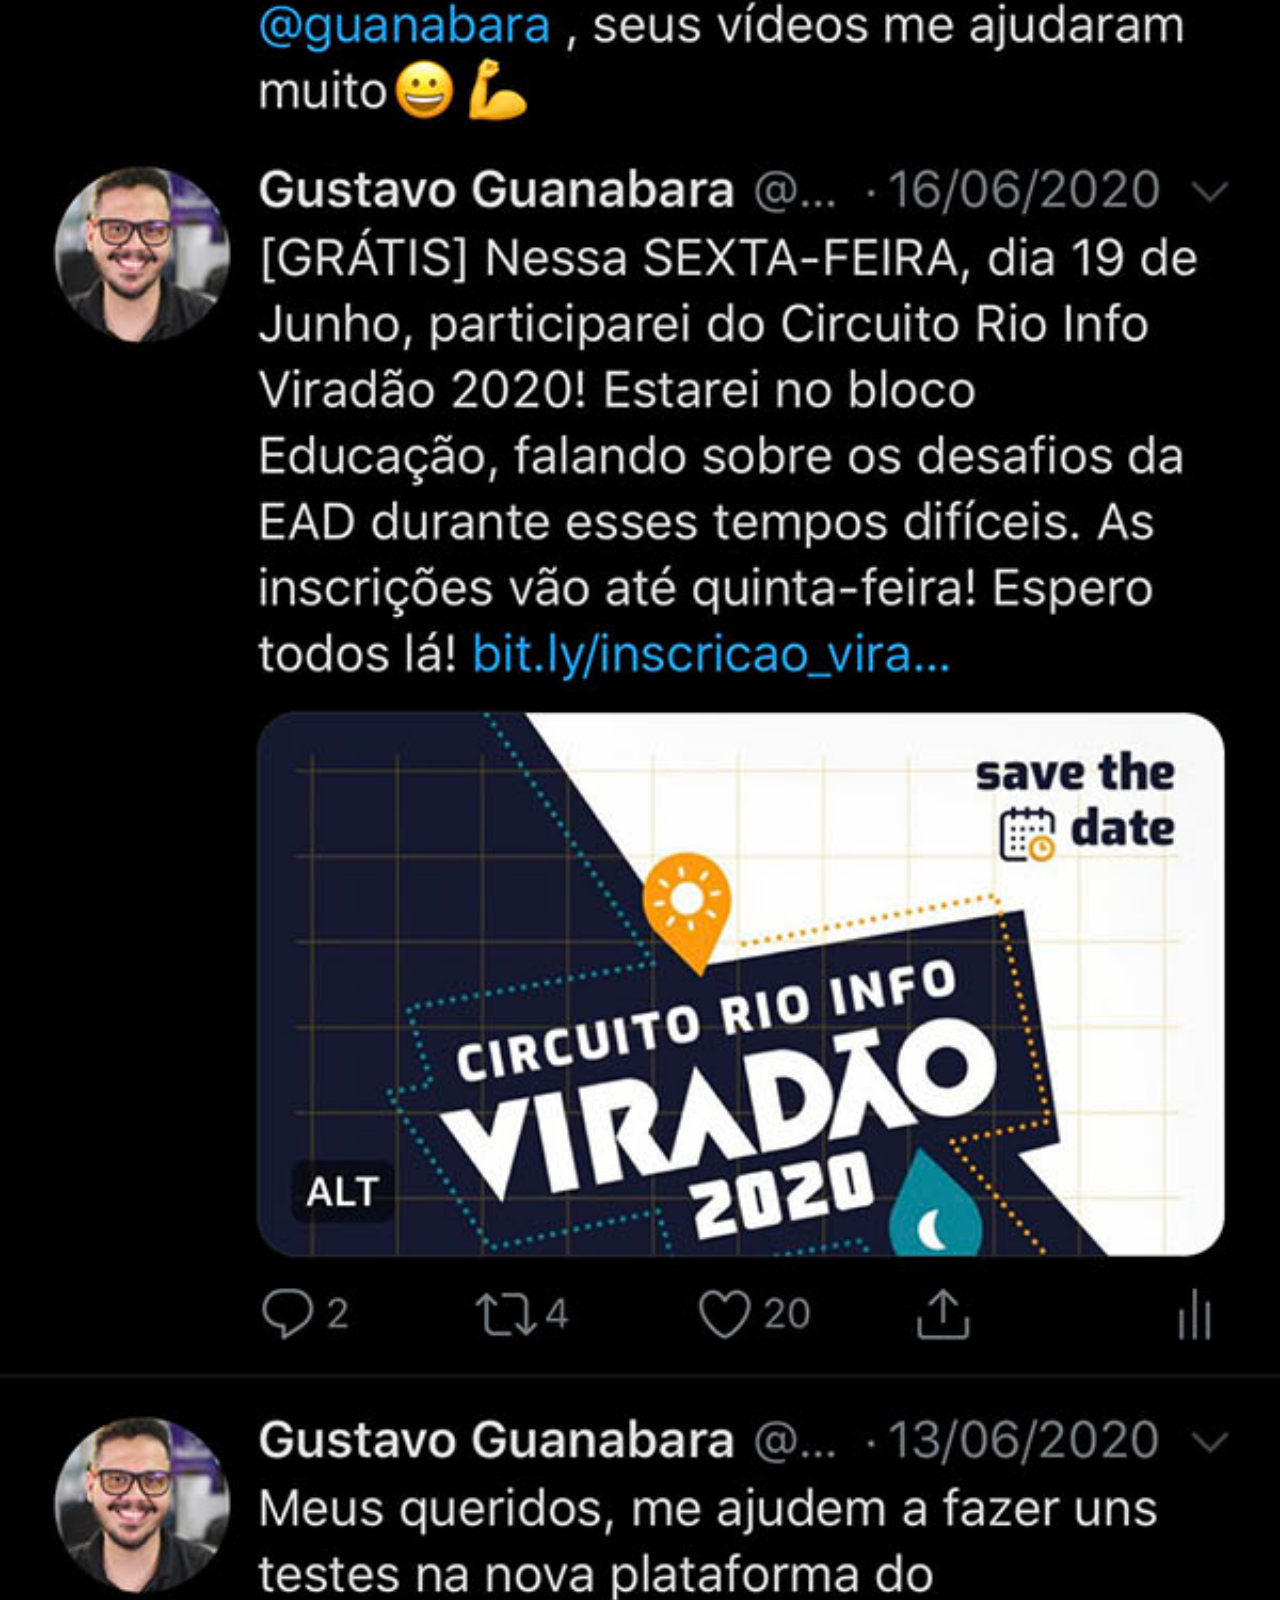
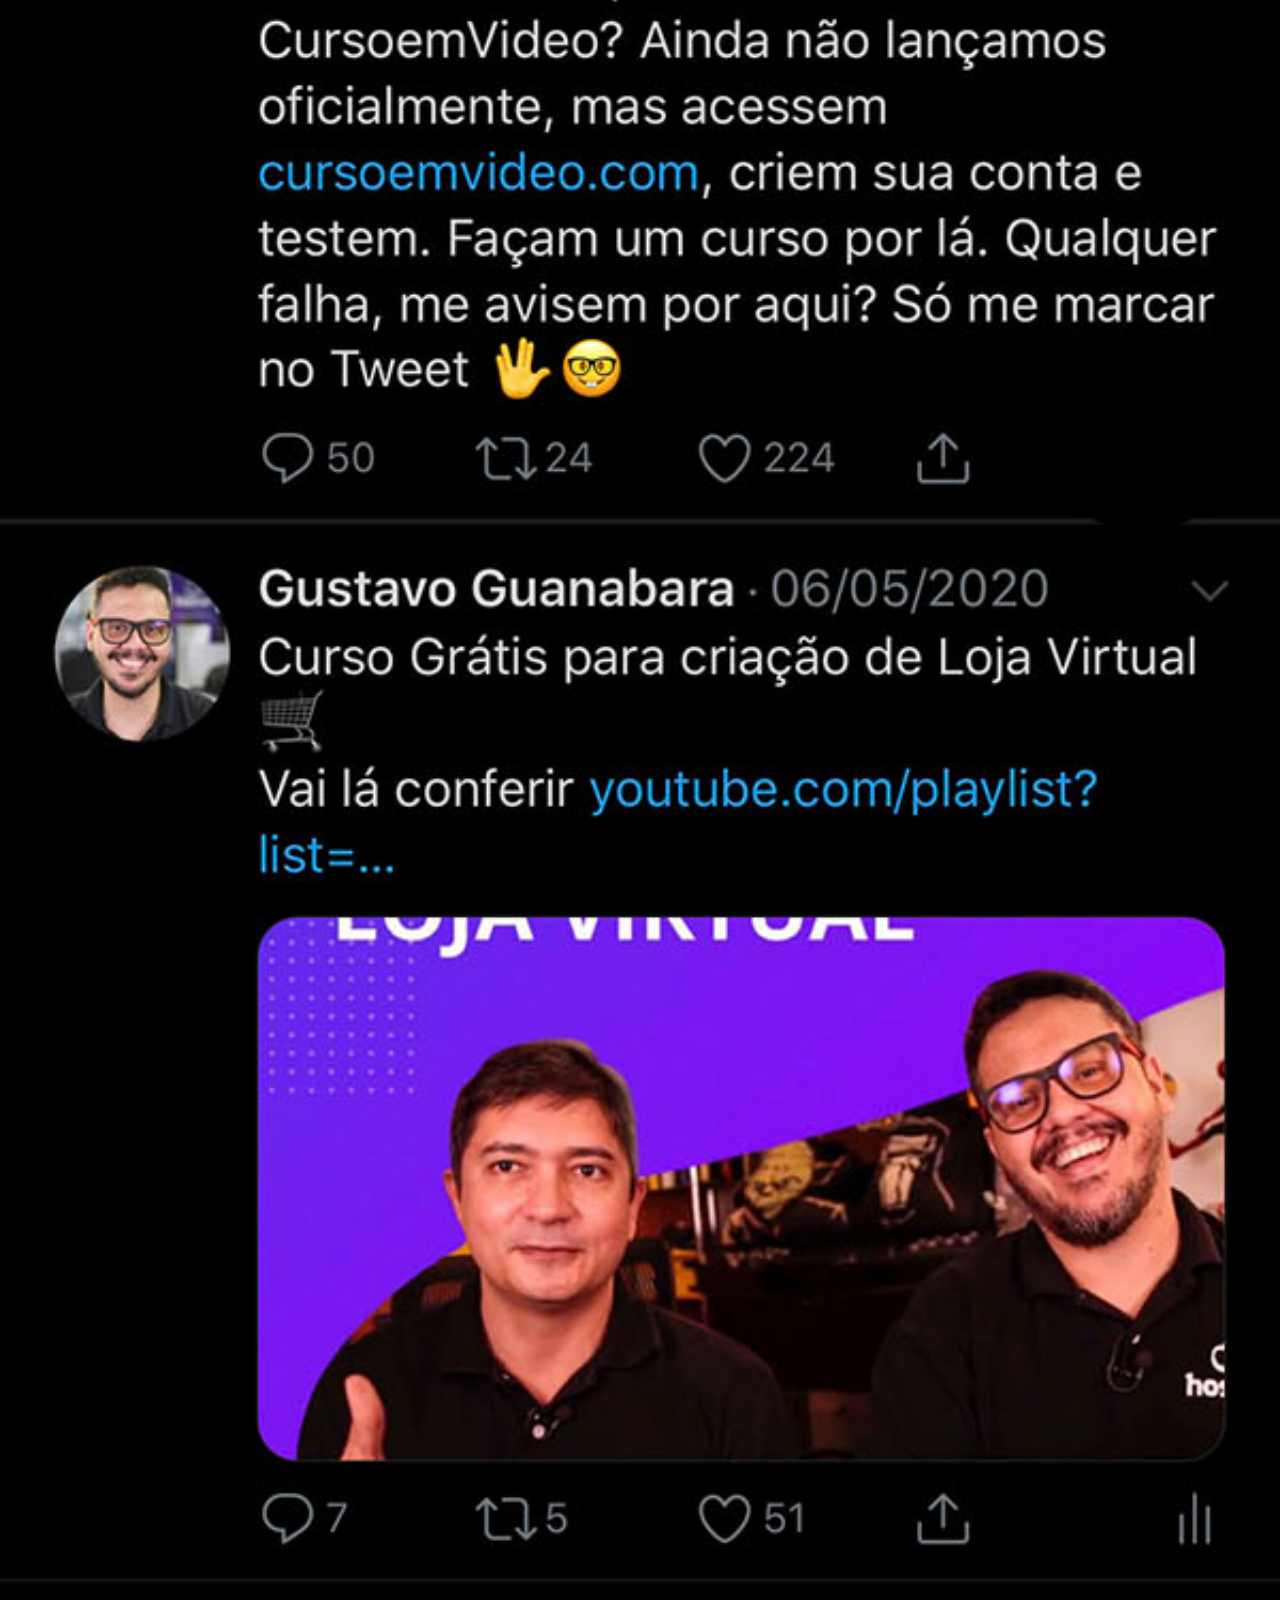
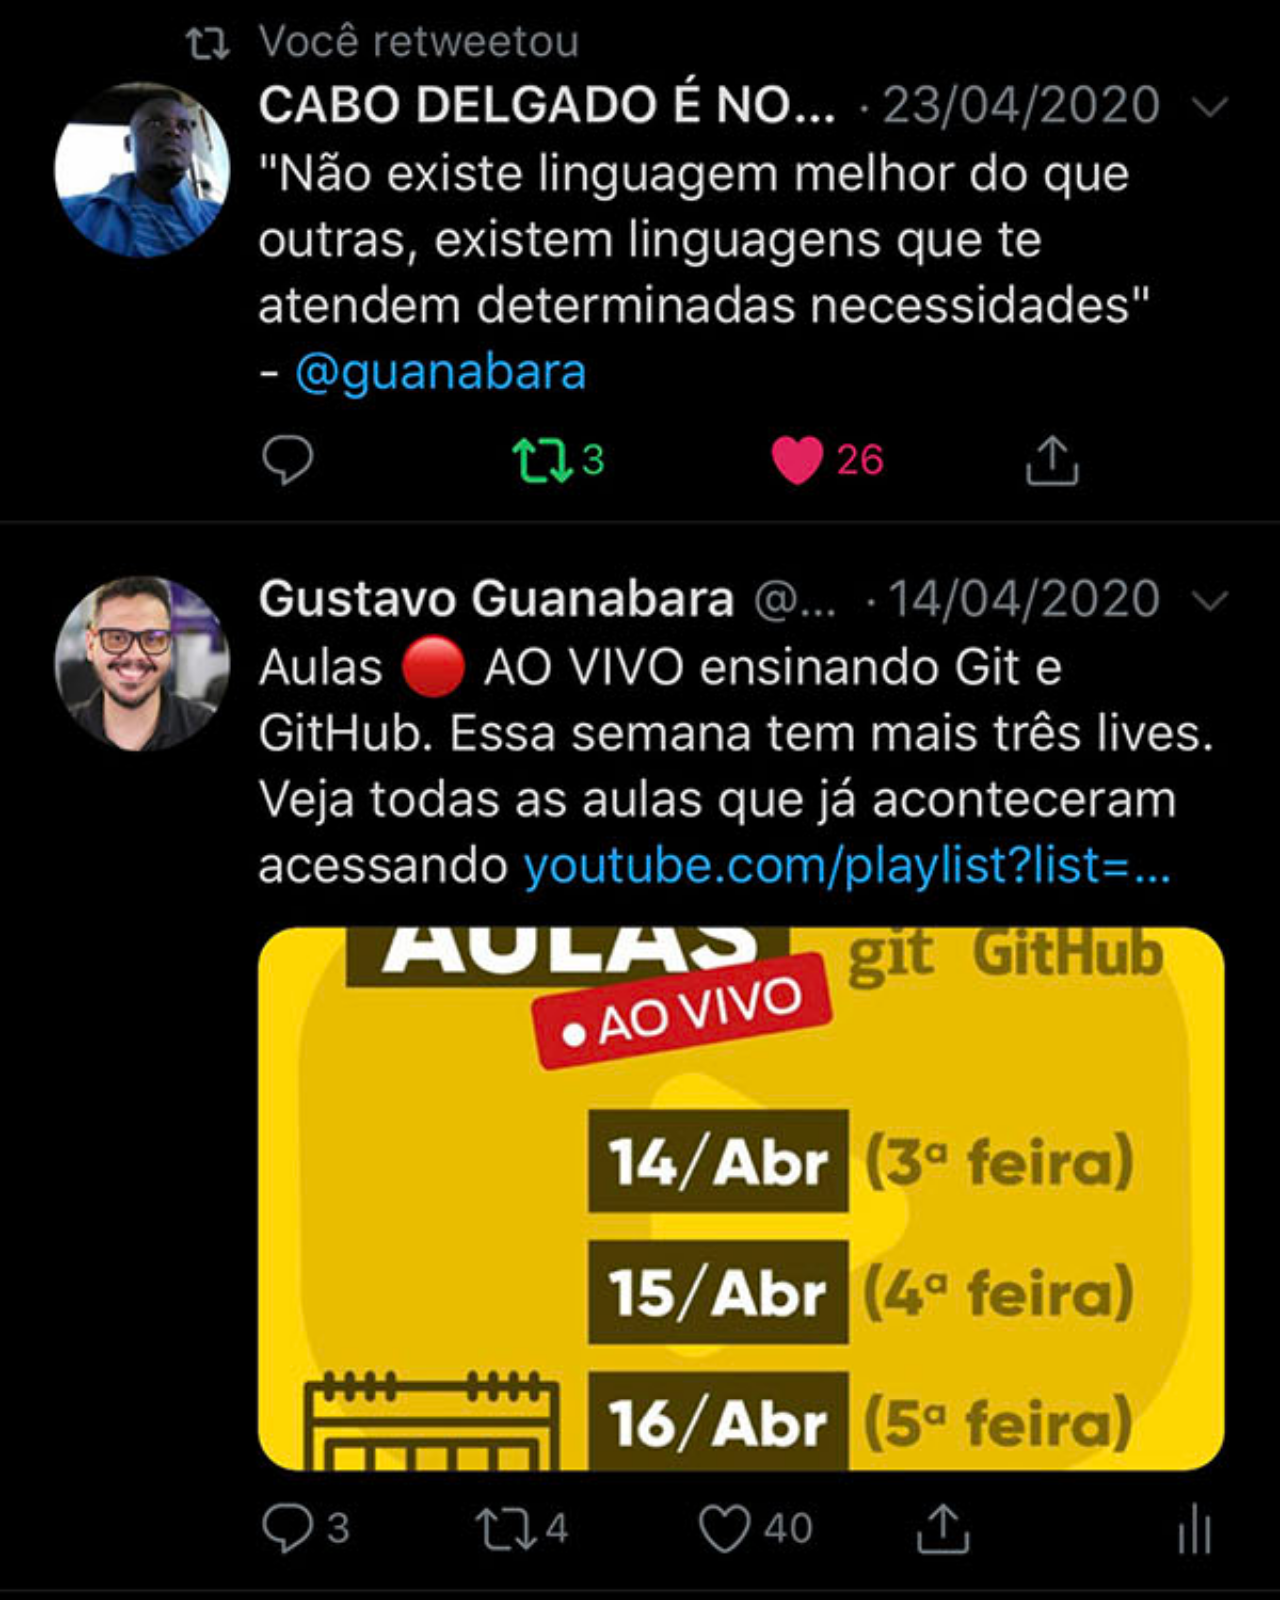
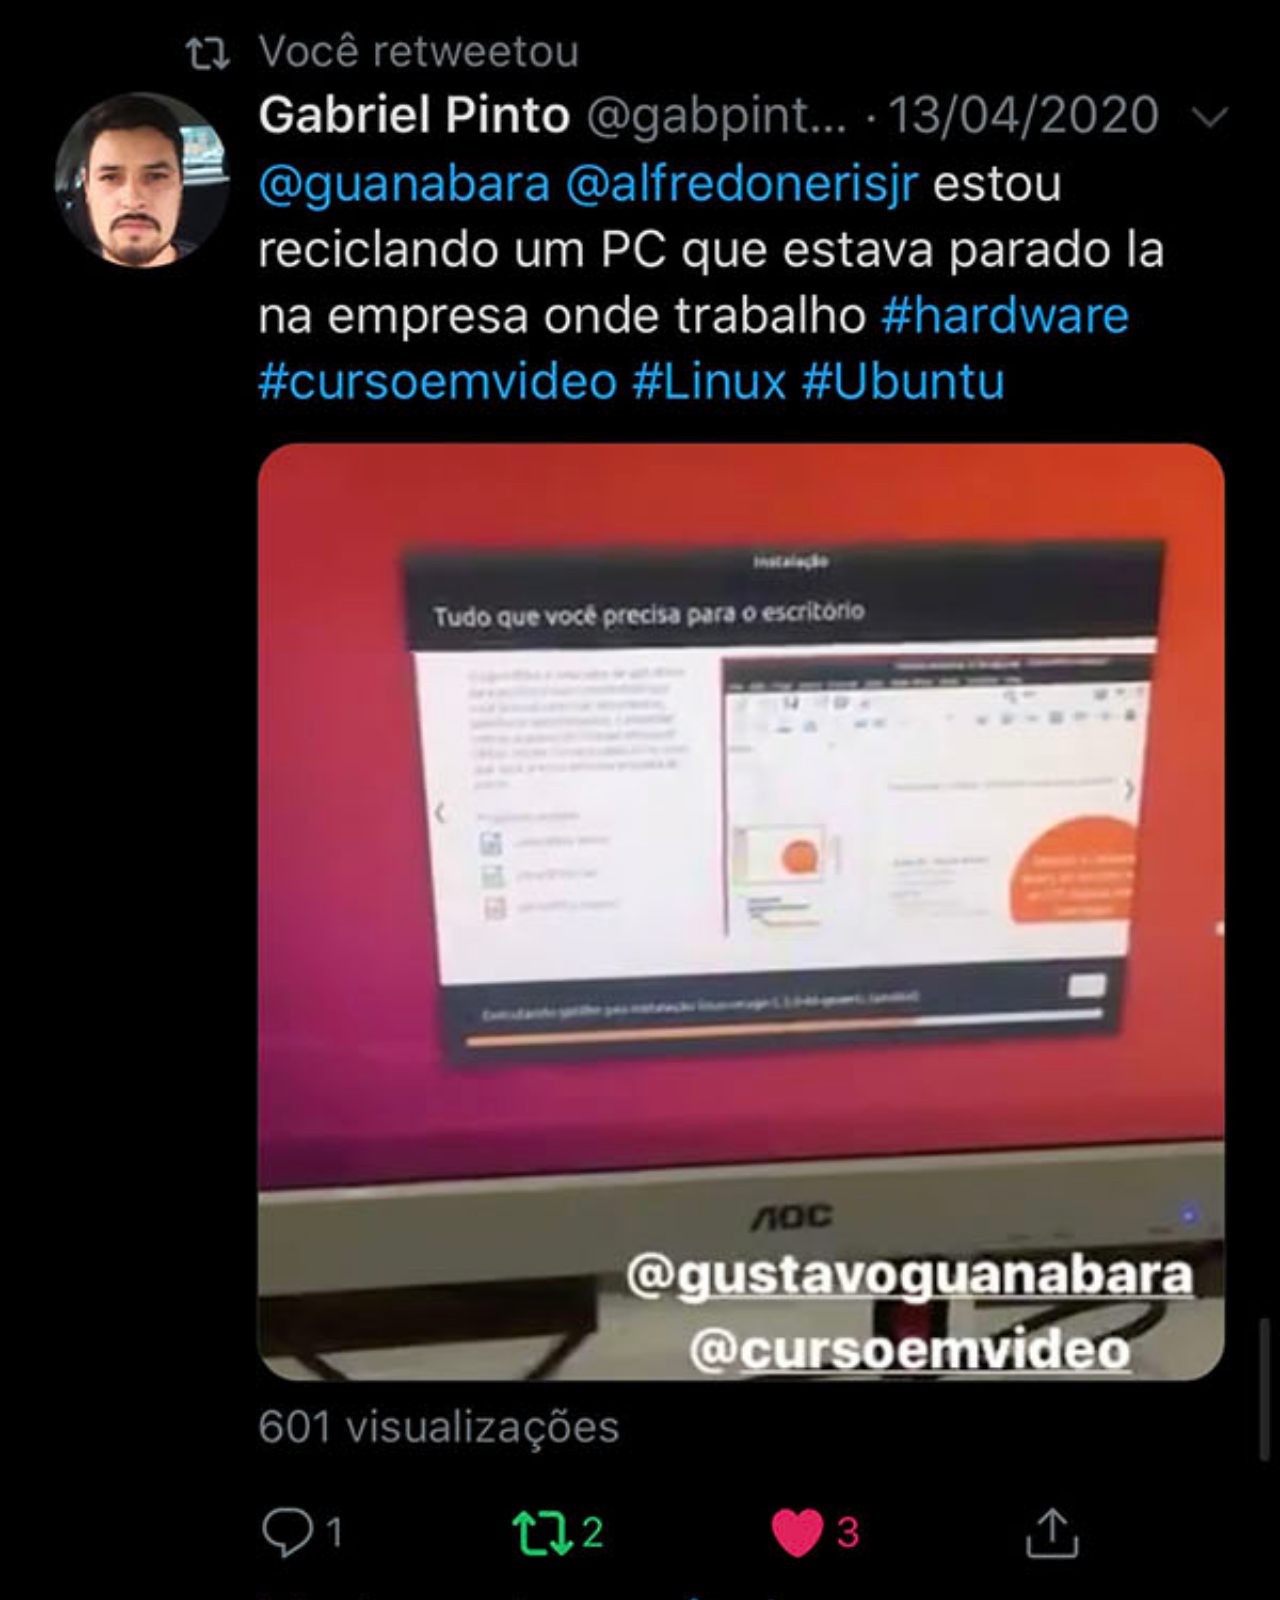
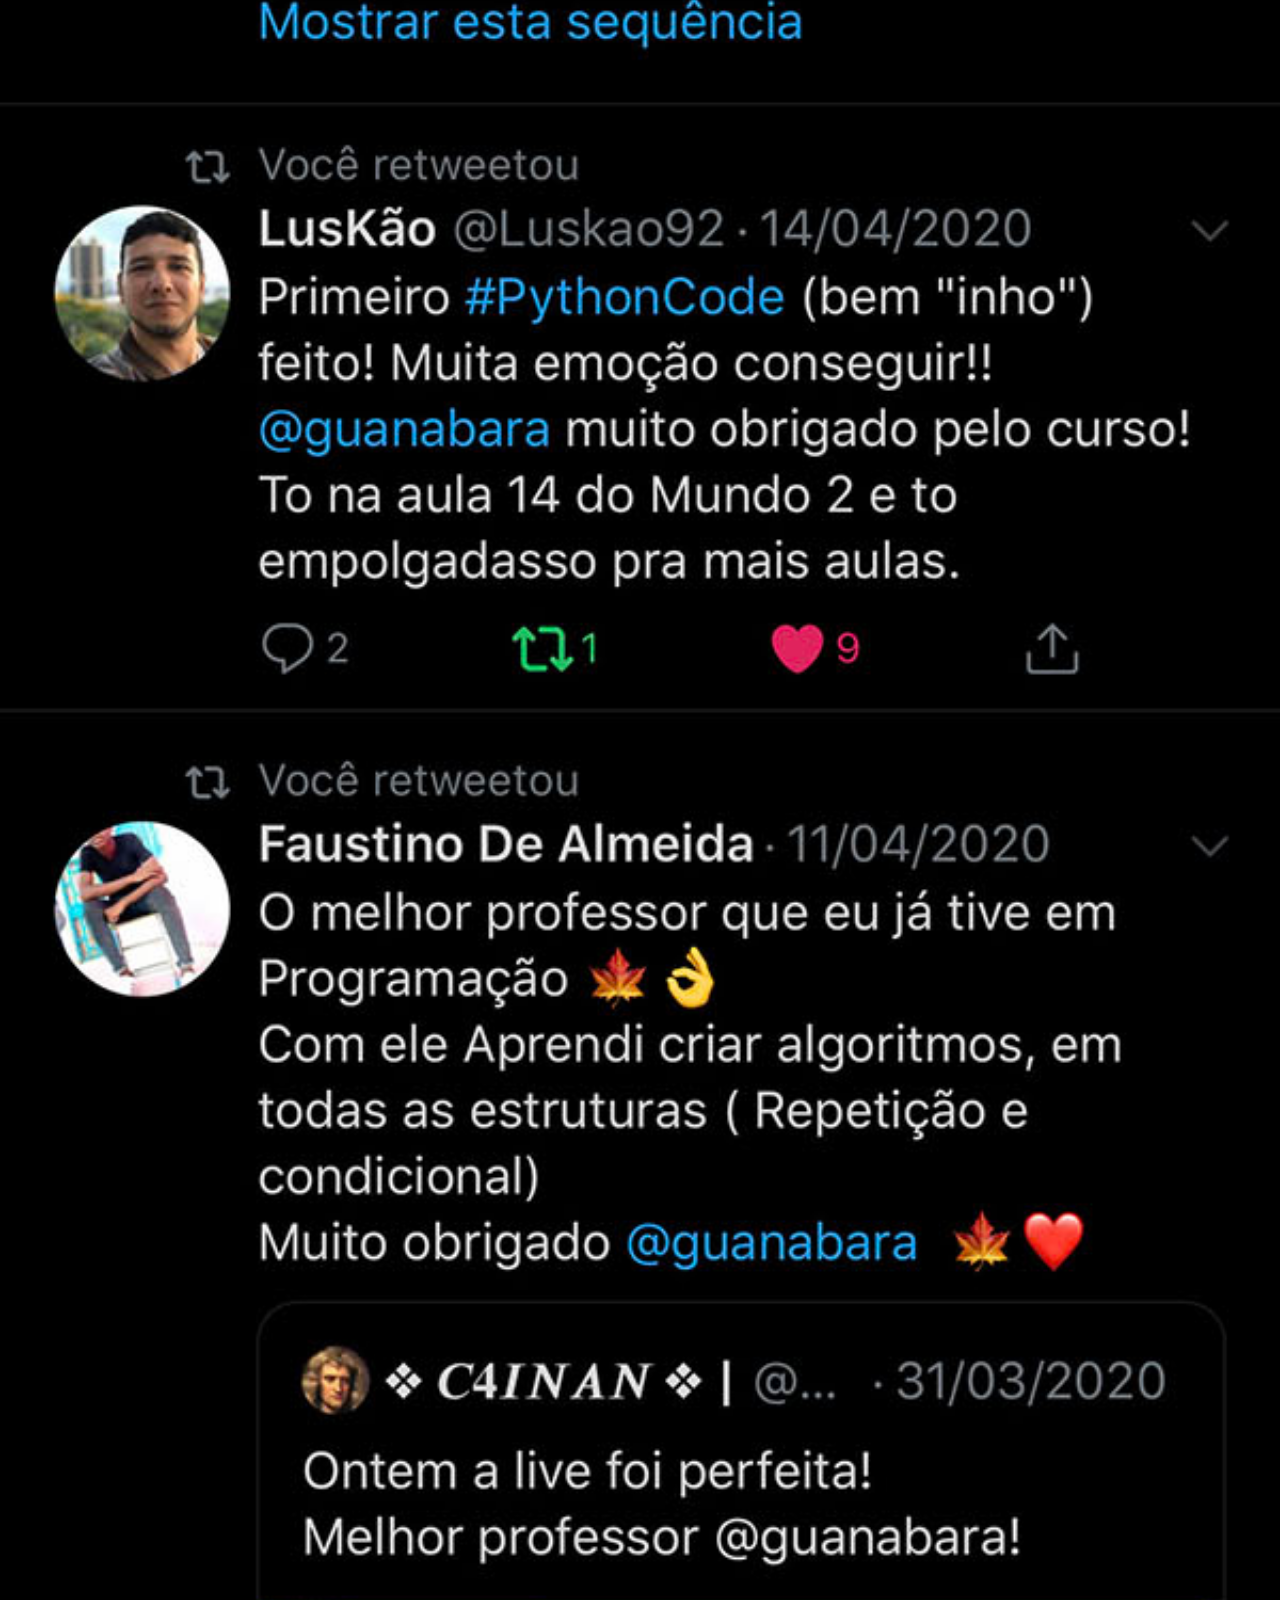
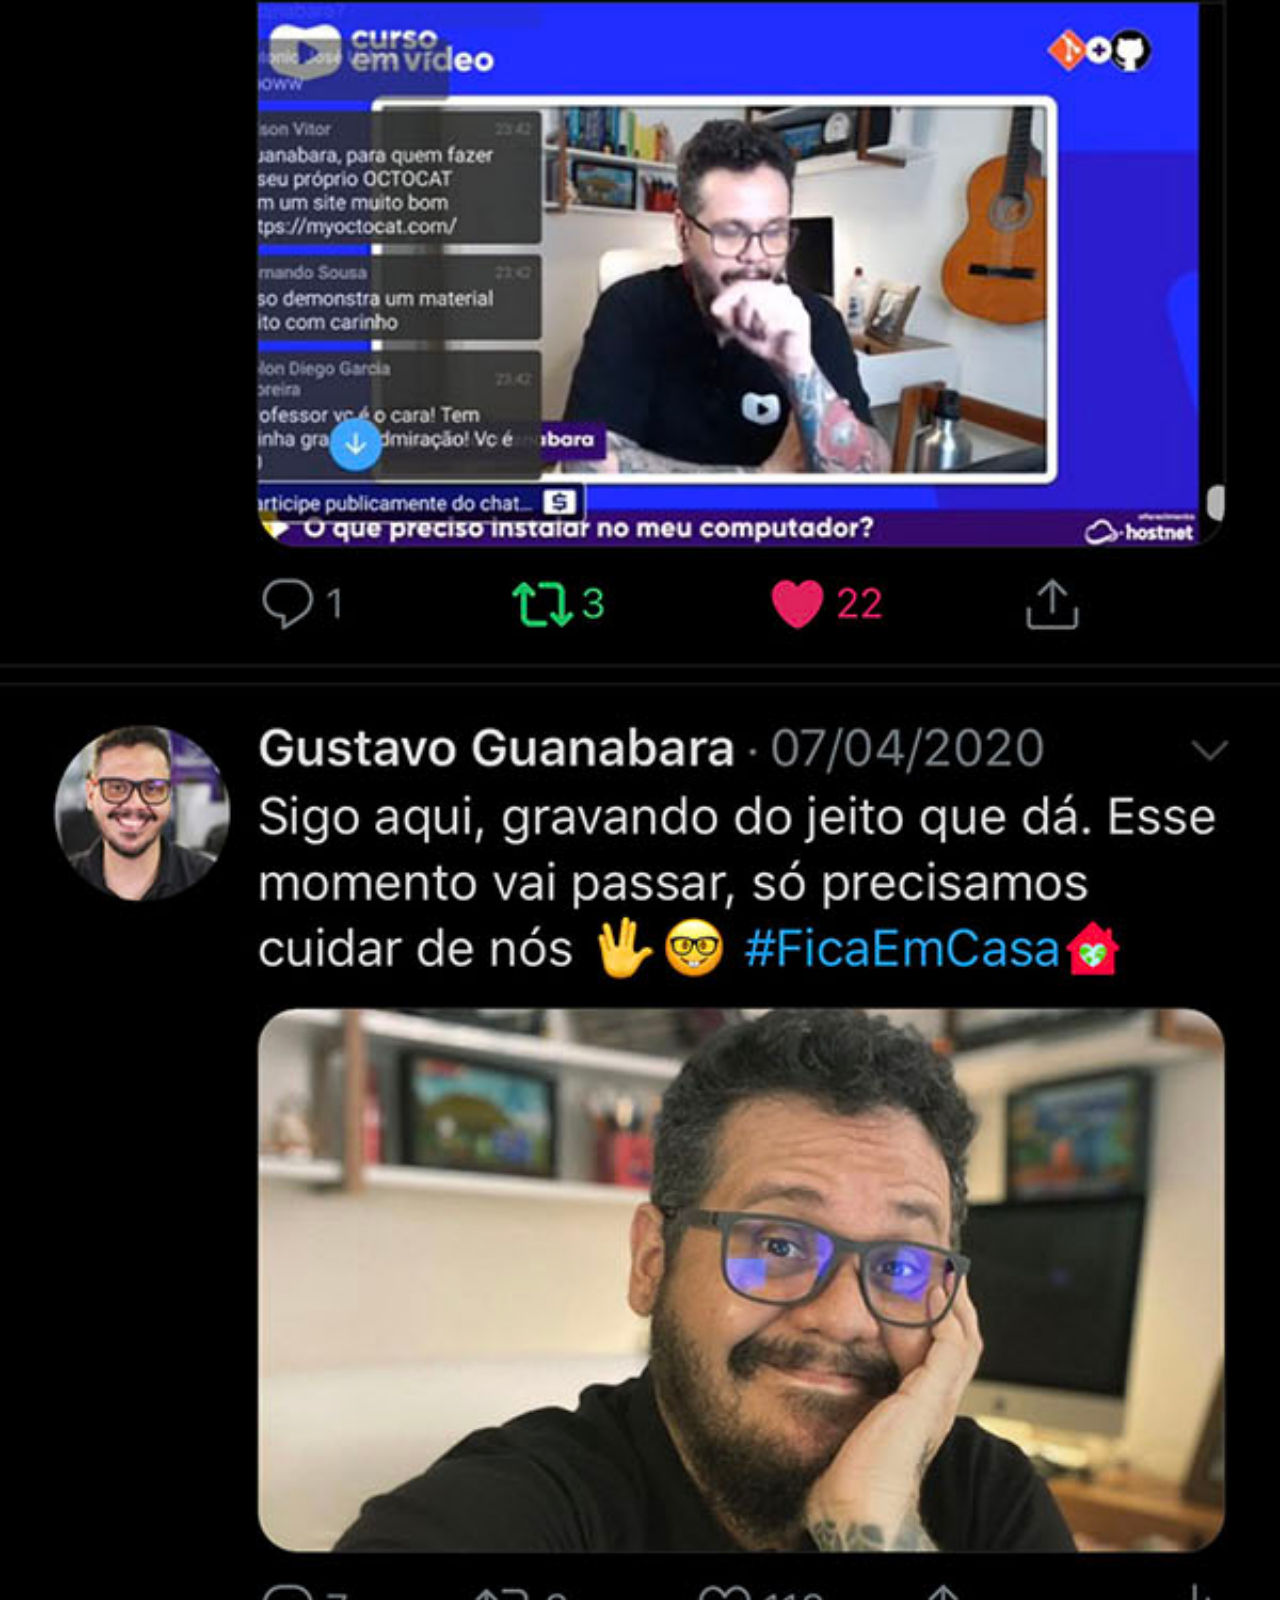
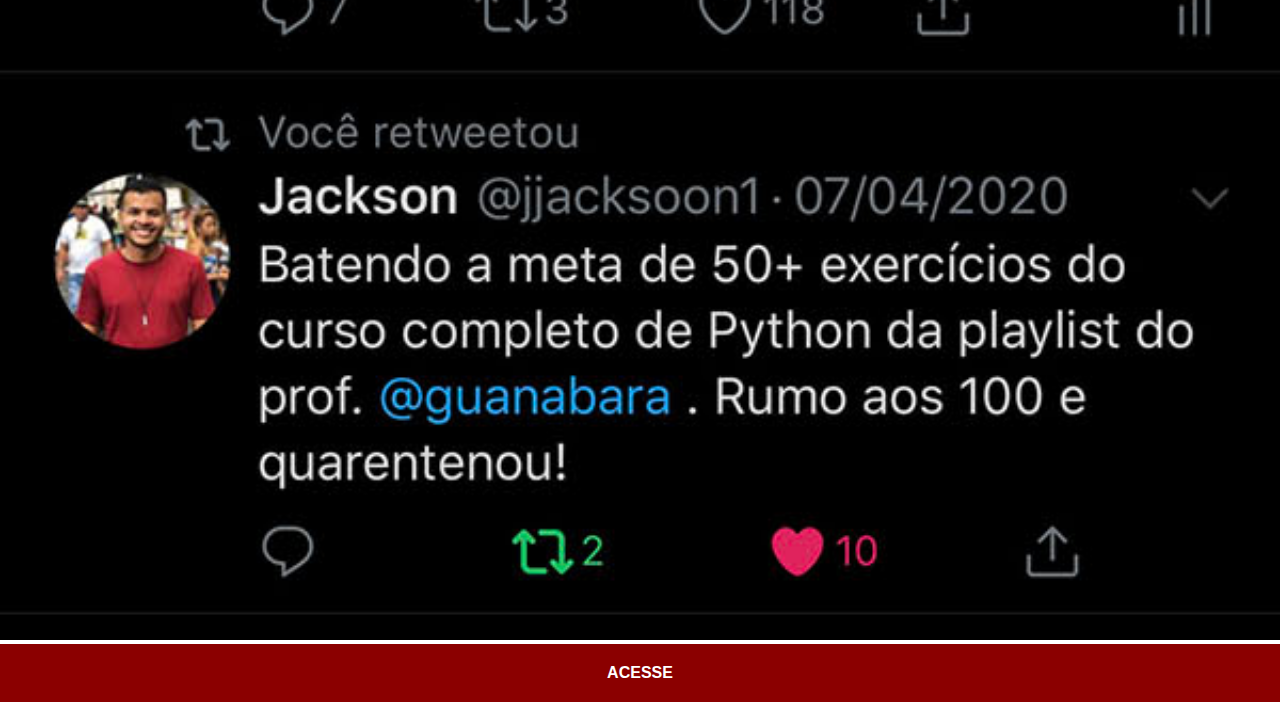
<file: twitter.html>
<!DOCTYPE html>
<html lang="pt-br">
<head>
    <meta charset="UTF-8">
    <meta name="viewport" content="width=device-width, initial-scale=1.0">
    <title>Twitter</title>
    <link rel="stylesheet" href="estilos/social.css">
</head>
<body>
    <img src="imagens/tela-twitter.jpg" alt="Youtube">
    <a href="https://twitter.com/guanabara" target="_blank">ACESSE</a>
</body>
</html>
</file>
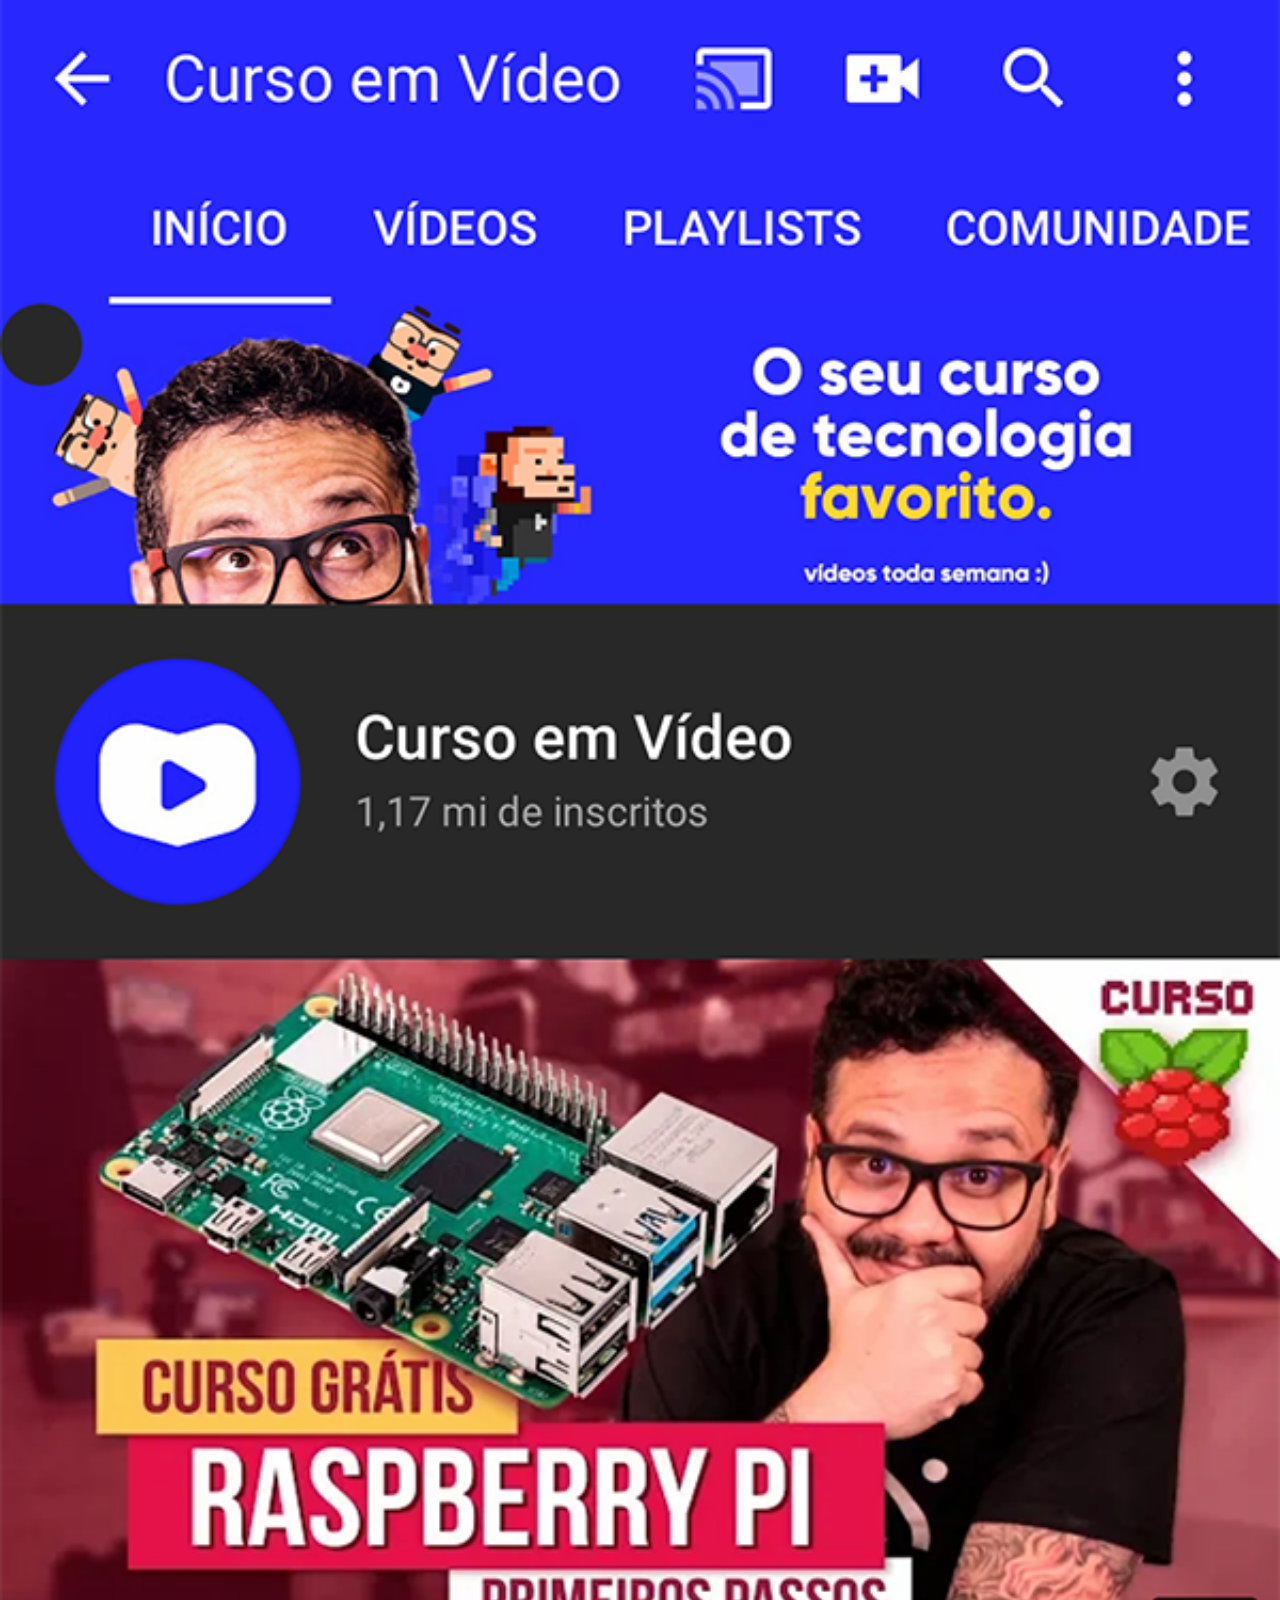
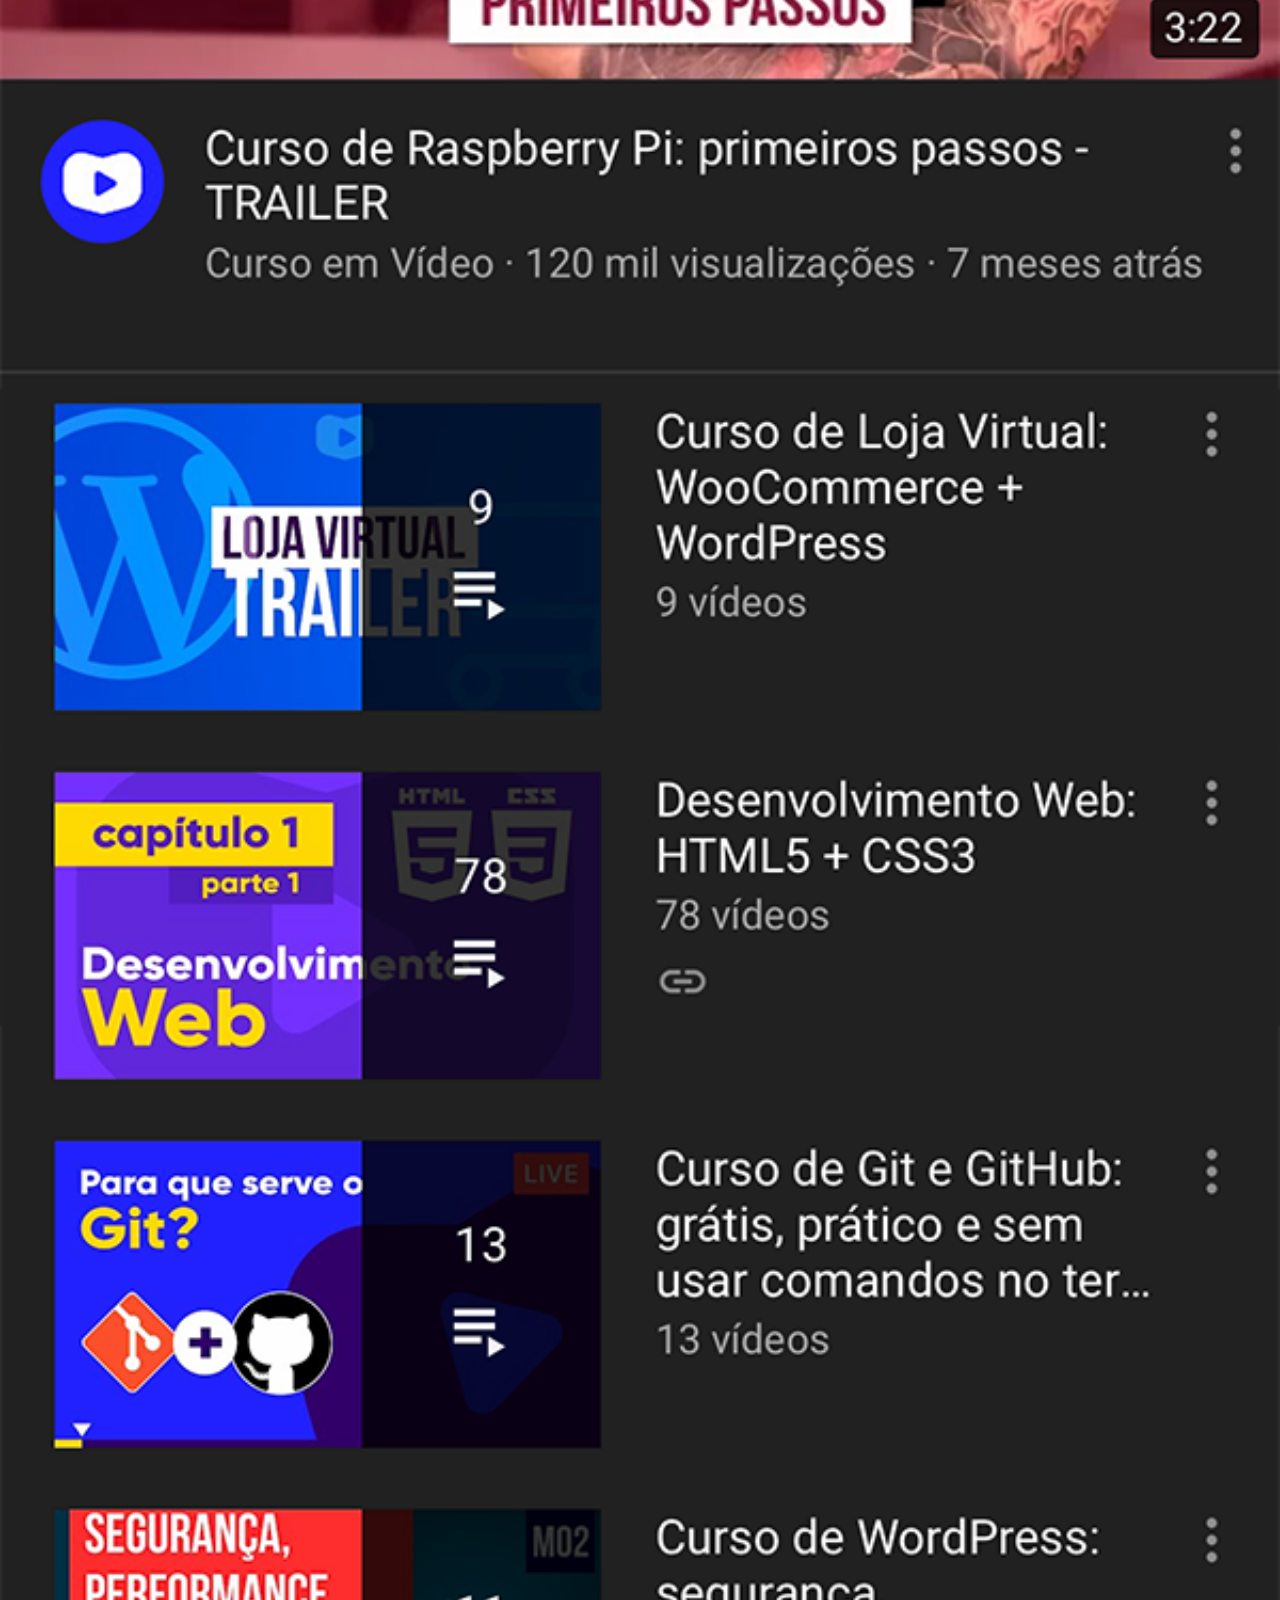
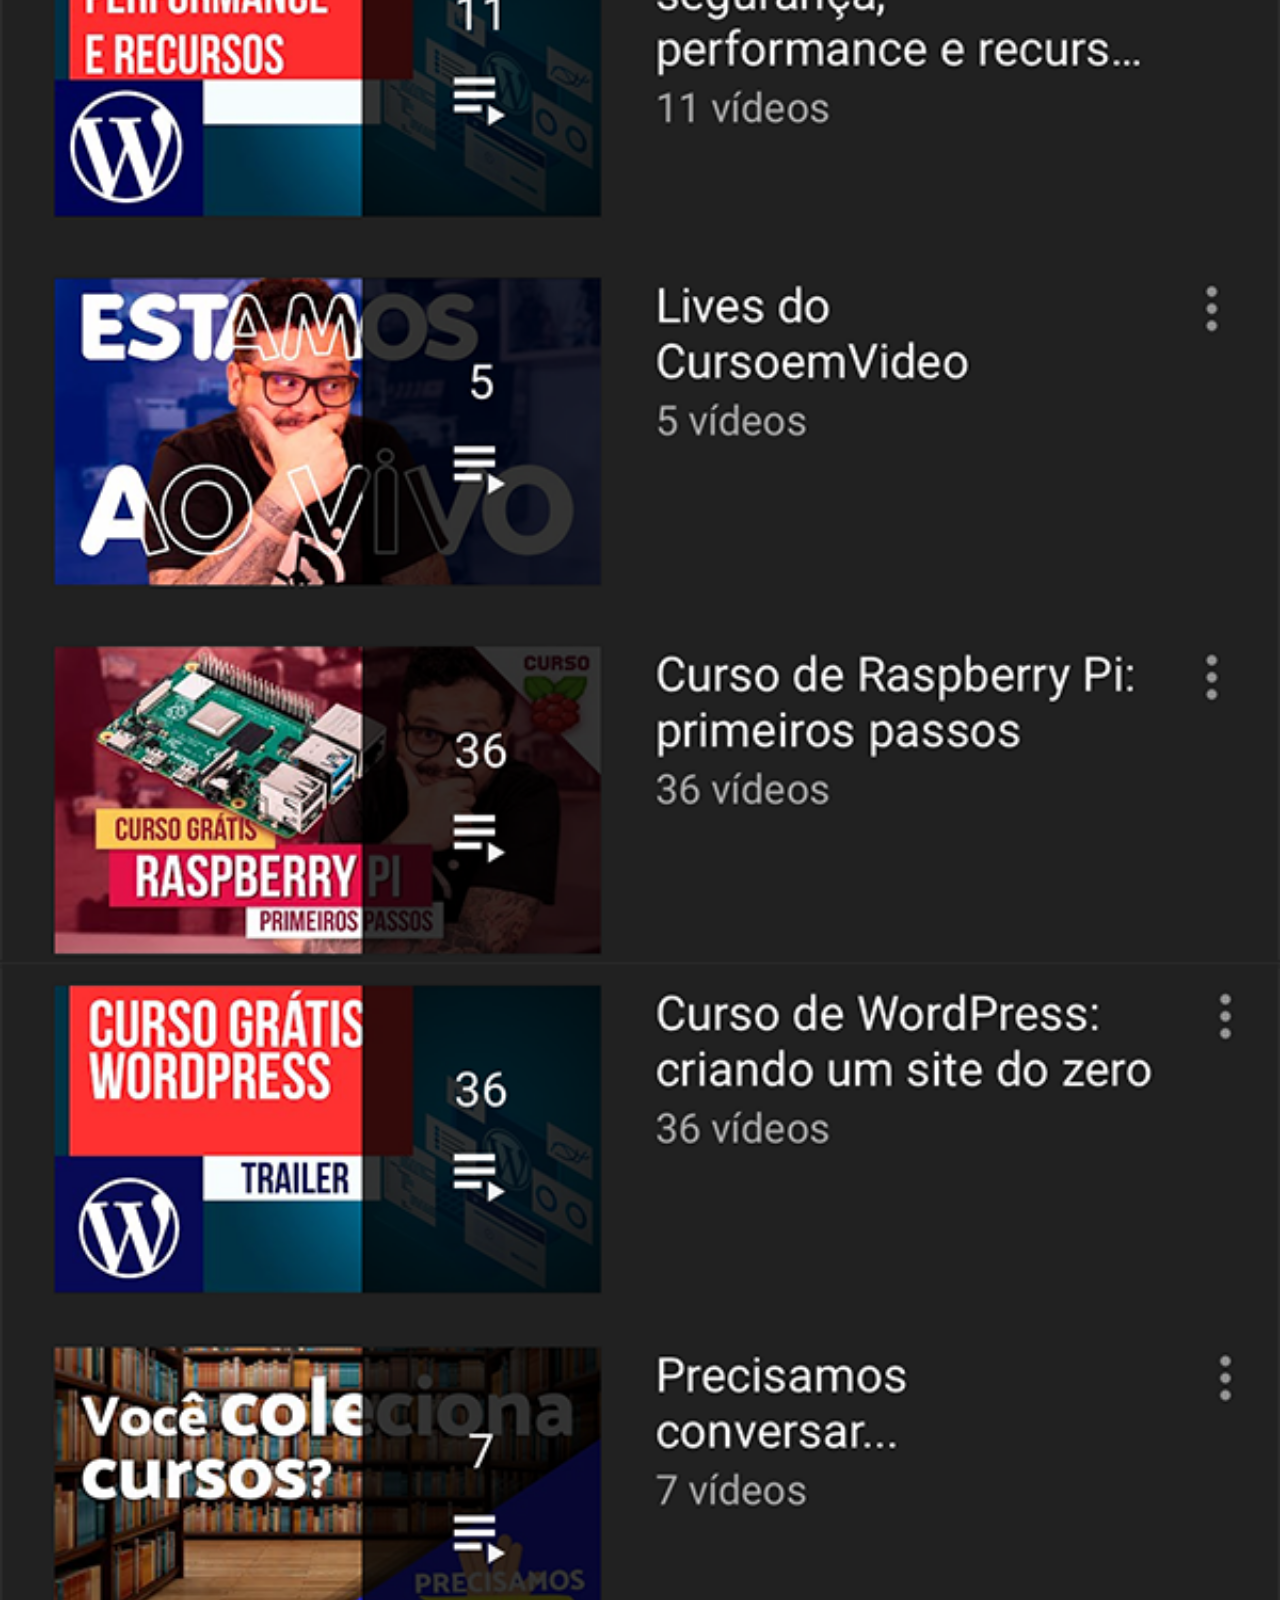
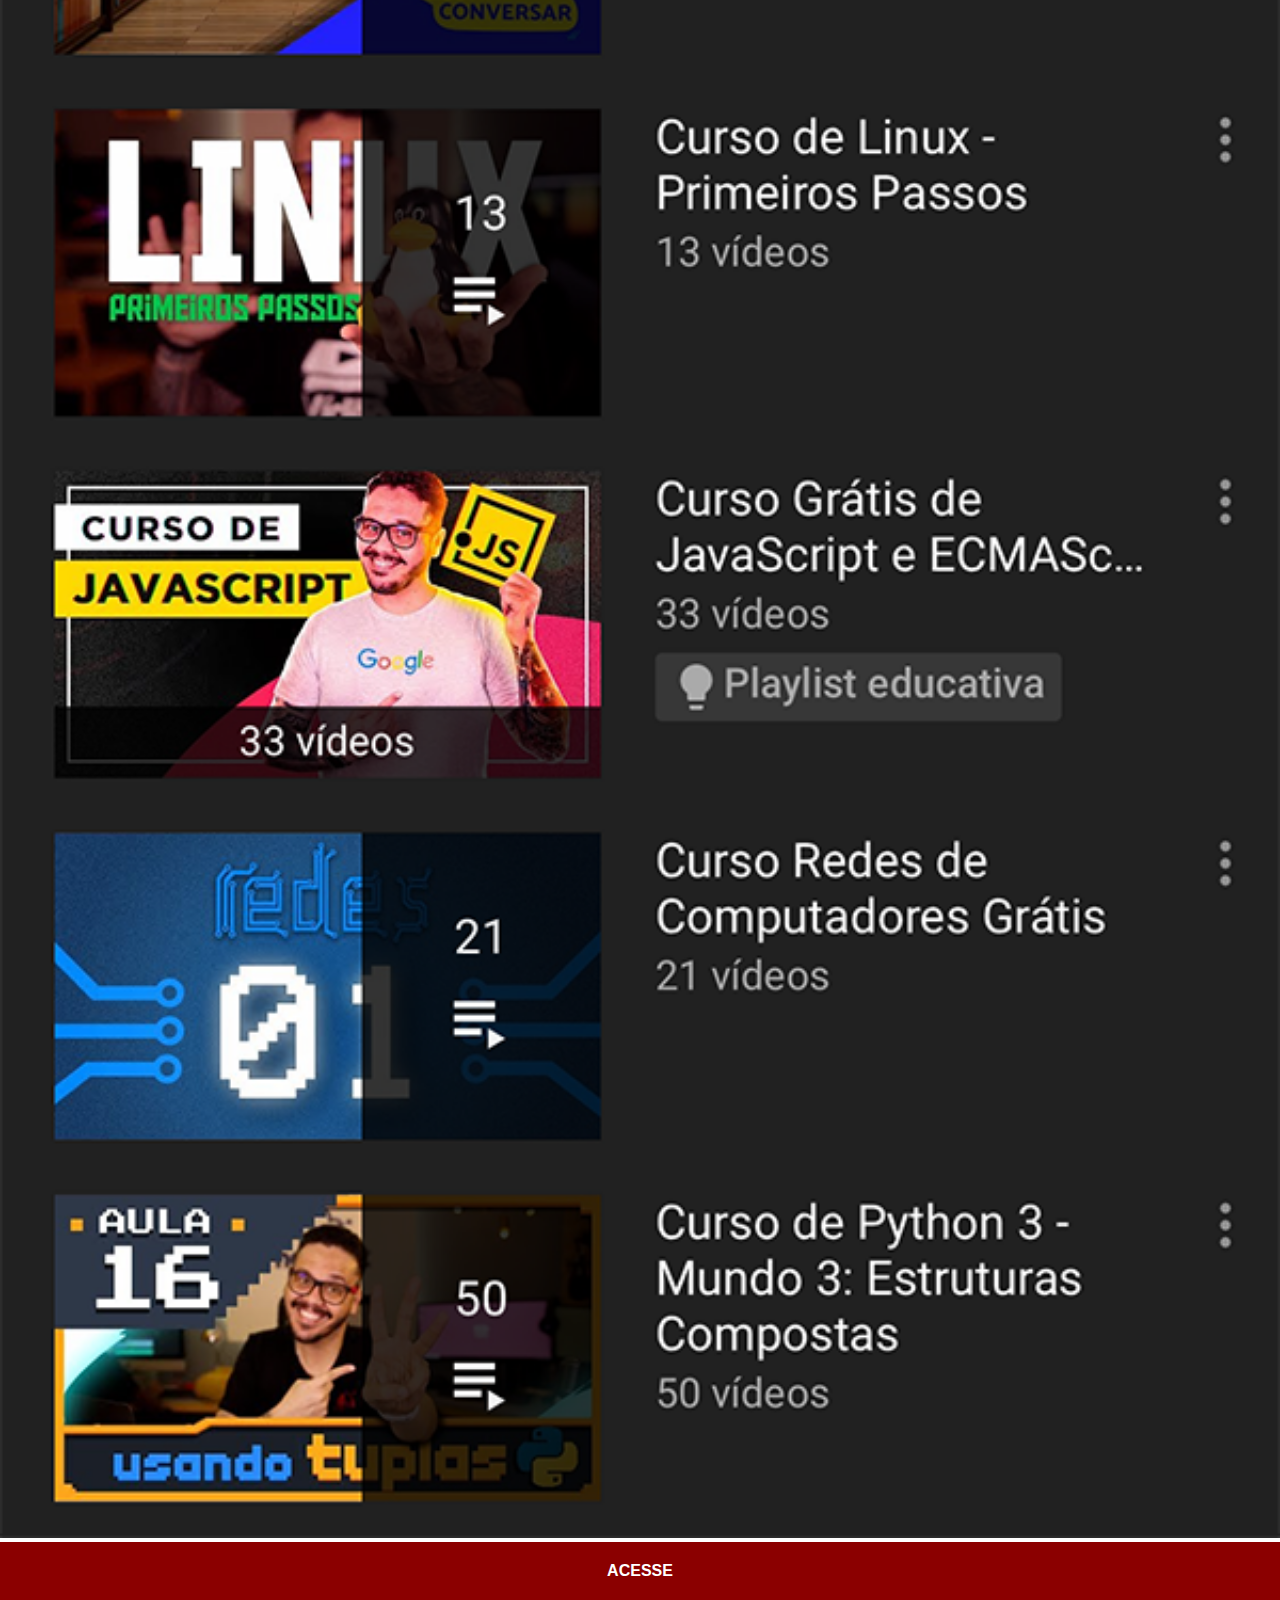
<file: youtube.html>
<!DOCTYPE html>
<html lang="pt-br">
<head>
    <meta charset="UTF-8">
    <meta name="viewport" content="width=device-width, initial-scale=1.0">
    <title>Youtube</title>
    <link rel="stylesheet" href="estilos/social.css">
</head>
<body>
    <img src="imagens/tela-youtube.png" alt="Youtube">
    <a href="https://www.youtube.com/@CursoemVideo/playlists" target="_blank">ACESSE</a>
</body>
</html>
</file>
<file: estilos/style.css>
@charset "UTF-8";

*{
    margin: 0px;
    padding: 0px;
    font-family: Arial, Helvetica, sans-serif;
}

html, body{
    height: 100vh;
    width: 100vw;
    background-color: black;
}

body{
    background: url(../imagens/fundo-madeira.jpg) no-repeat top center;
    background-size: cover;
    background-attachment: fixed;
}

main{
    position: relative;
    height: 100vh;
}

section#telefone{
    position: absolute;
    top: 50%;
    left: 50%;
    transform: translate(-50%, -50%);
    height: 627px;
    width: 311px;
    background: url(../imagens/frame-iphone.png) no-repeat;
}

iframe#tela{
    position: relative;
    top: 13%;
    left: 7.6%;
    width: 265px;
    height: 470px;
}

section#redes-sociais{
    text-align: right;
}

section#redes-sociais img{
    width: 50px;
    margin: 10px;
    border-radius: 50%;
    box-shadow: 2px 2px 5px rgba(0, 0, 0, 0.425);
    box-sizing: border-box;
}

section#redes-sociais img:hover{
    border: 2px solid rgba(255, 255, 255, 0.596);
    transform: translate(-3px, -3px);
    transition: transform 0.3s;
    box-shadow: 5px 5px 10px black;
}
</file>
<file: estilos/social.css>
@charset "UTF-8";

*{
    margin: 0px;
    padding: 0px;
    font-family: Arial, Helvetica, sans-serif;
}

::-webkit-scrollbar{
    height: 0px;
    width: 0px;
}

img{
    width: 100vw;
}

a{
    display: block;
    background-color: darkred;
    color: white;
    padding: 20px;
    text-align: center;
    font-weight: bolder;
    text-decoration: none;
}

a:hover{
    background-color: red;
}
</file>
